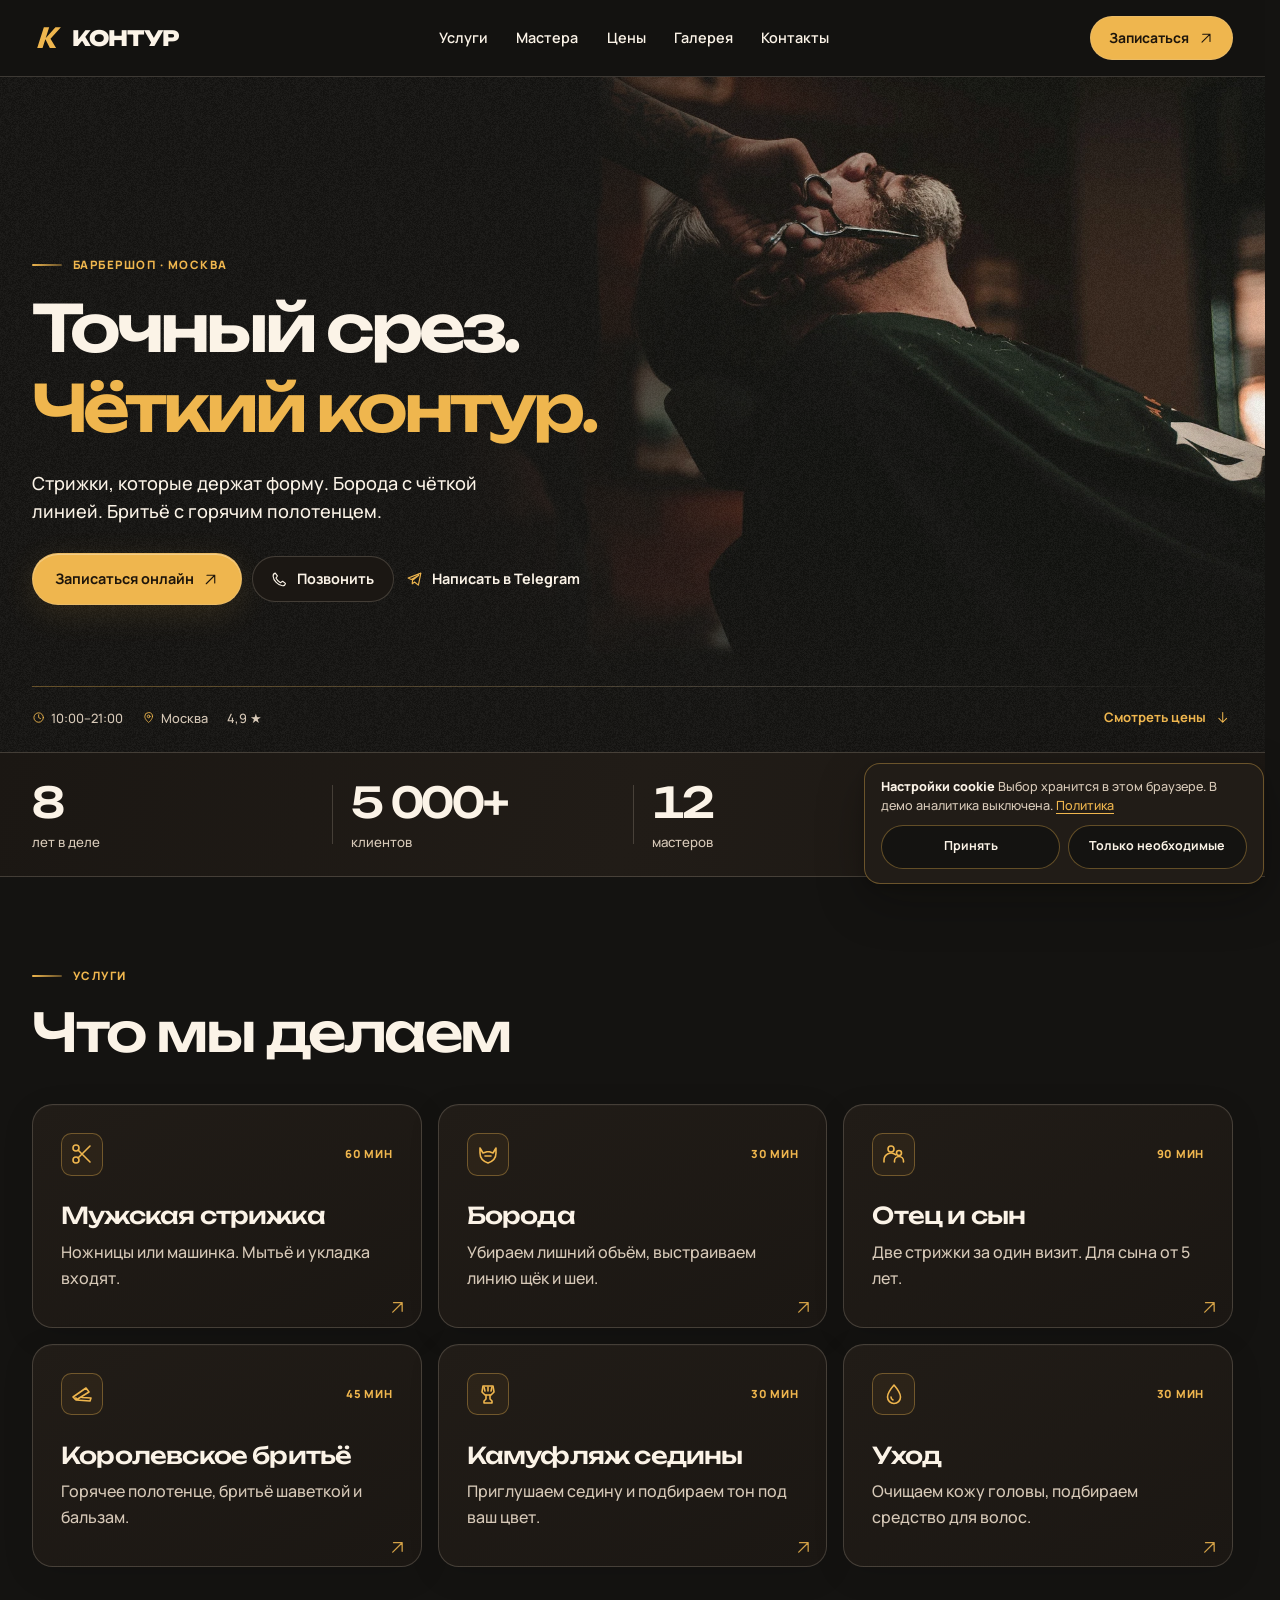
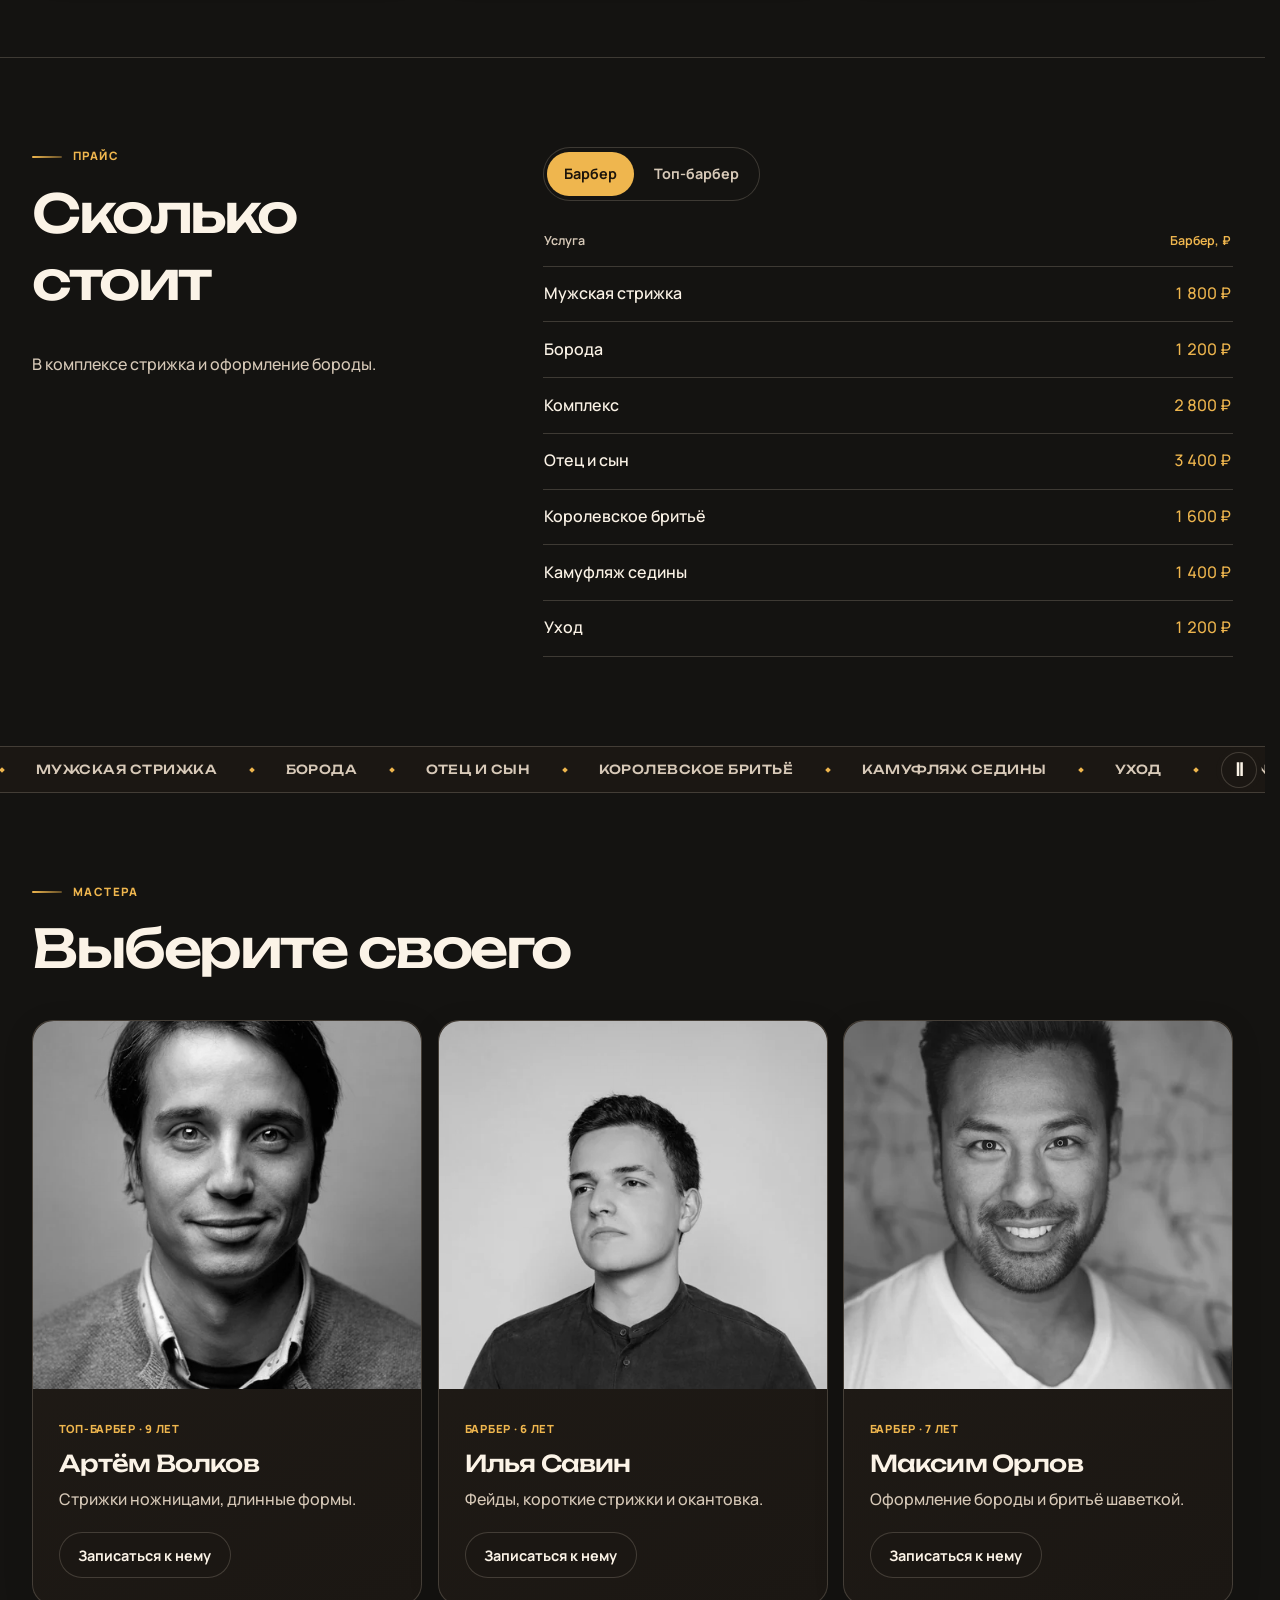
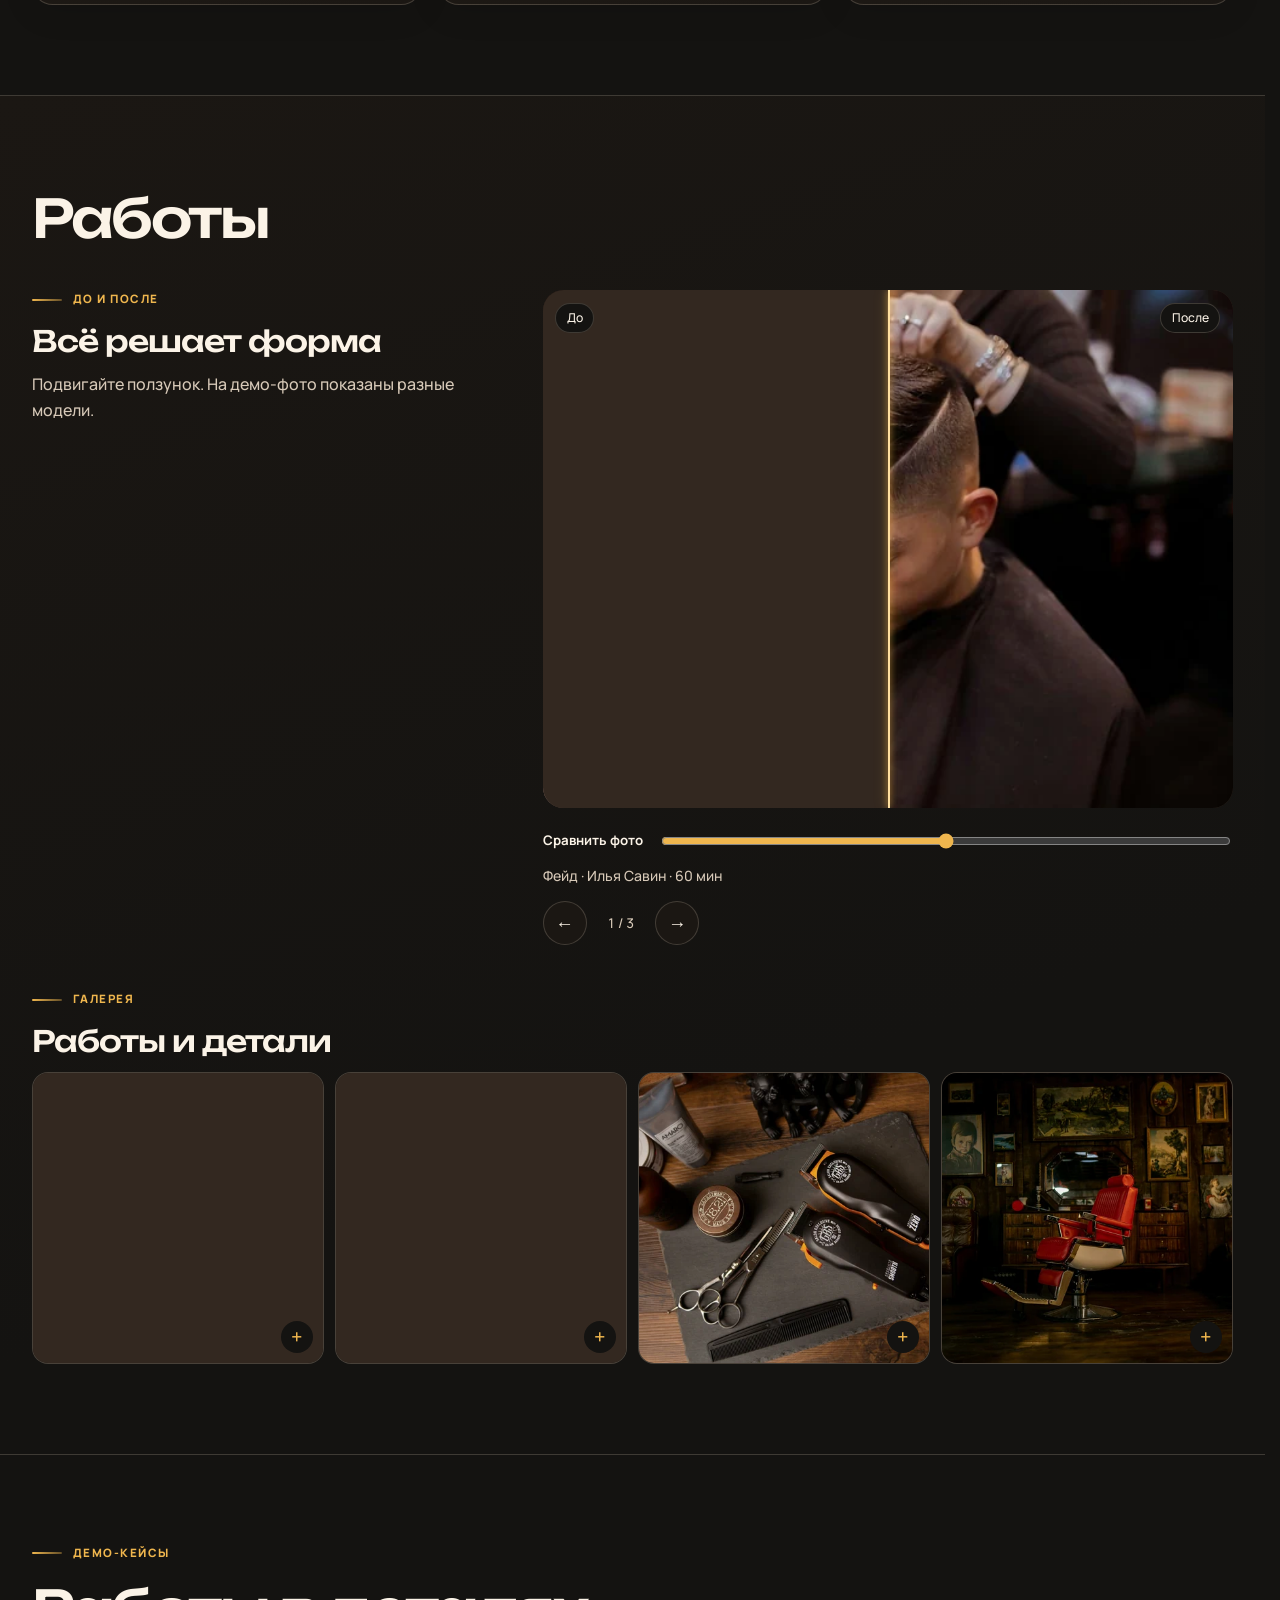
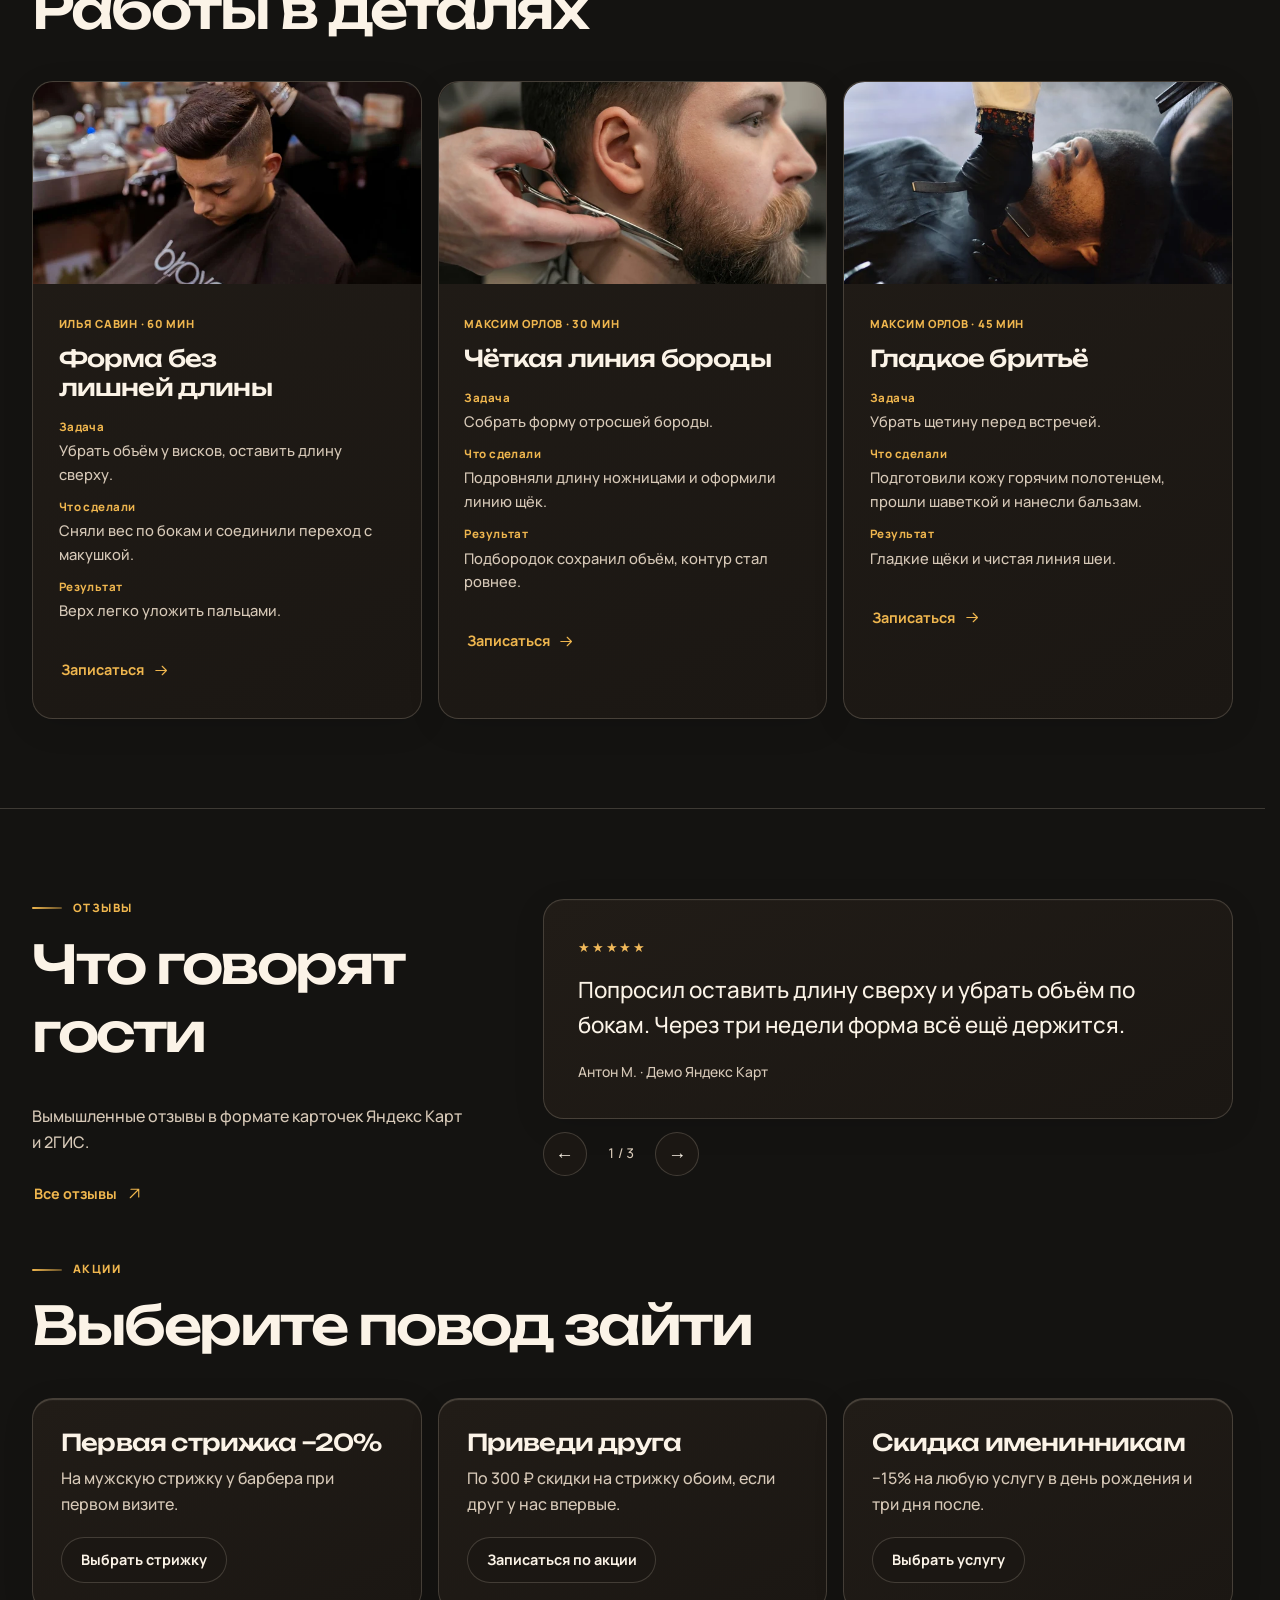
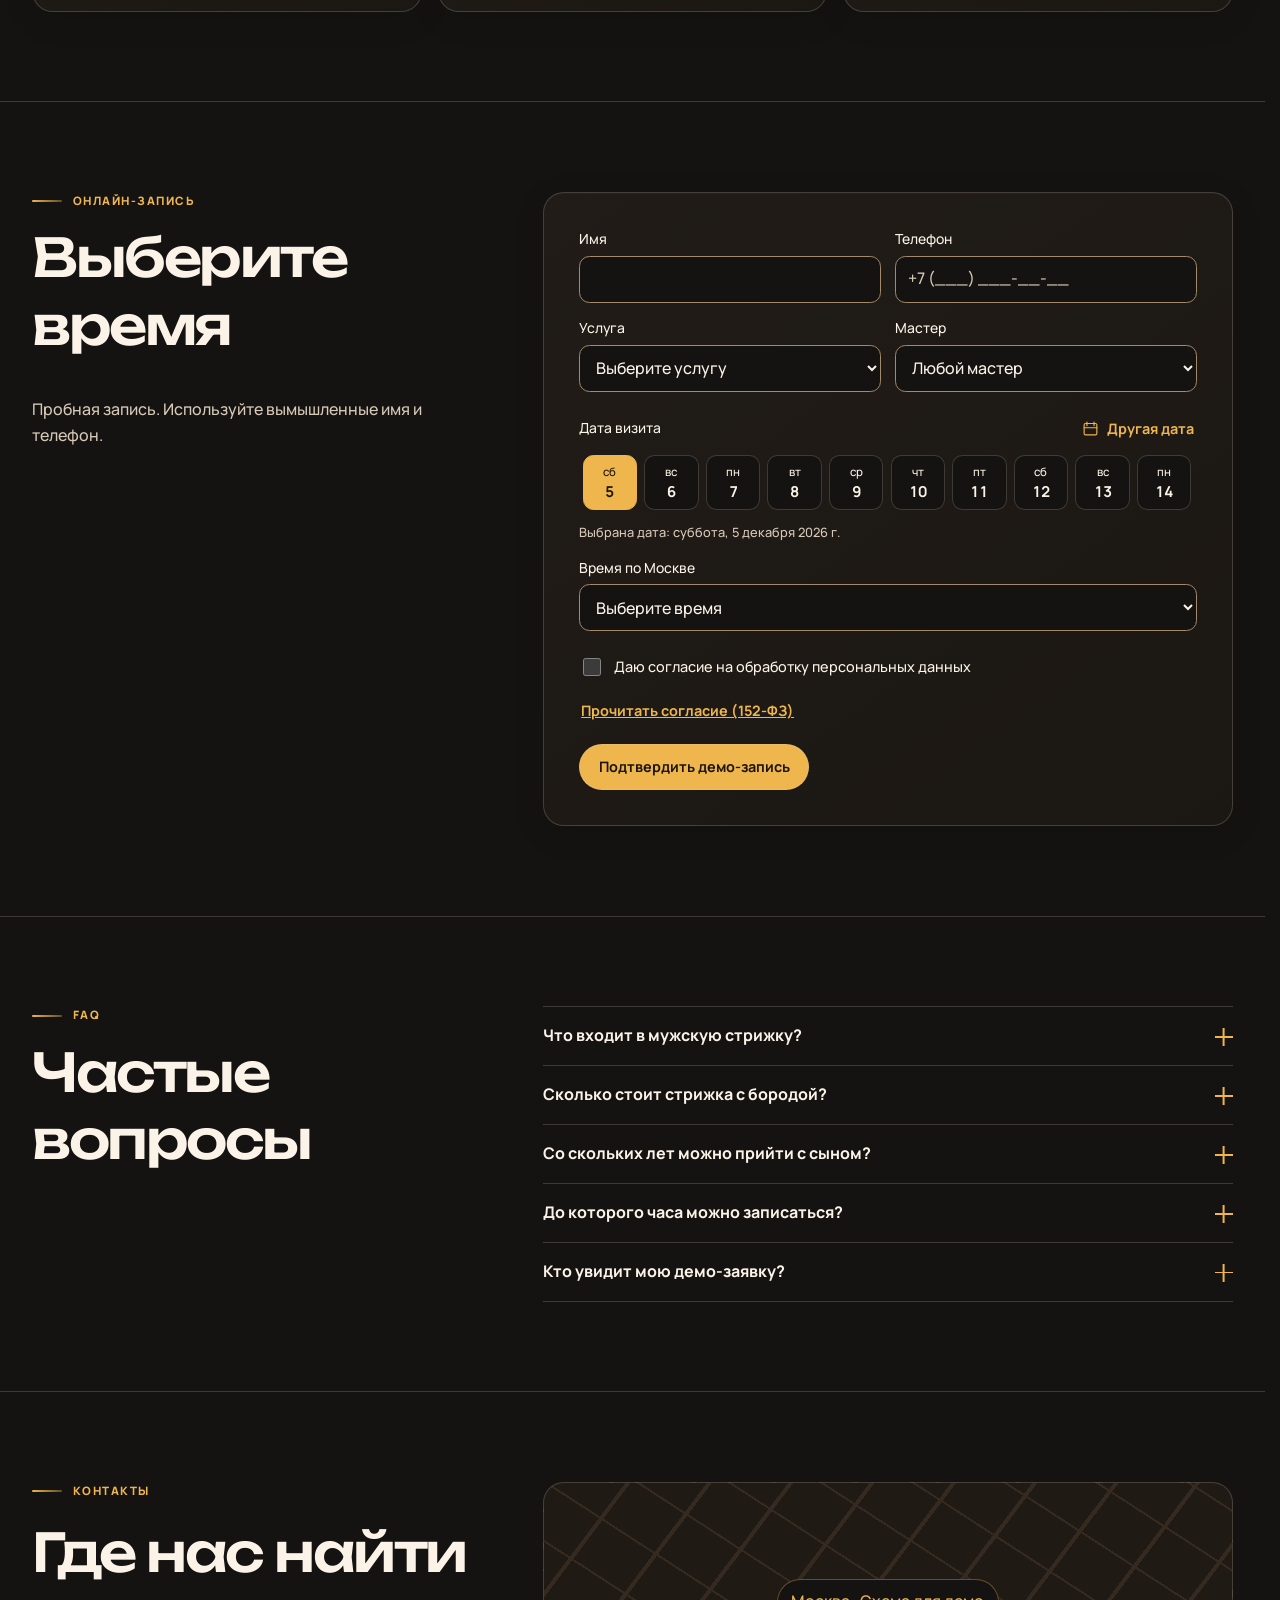
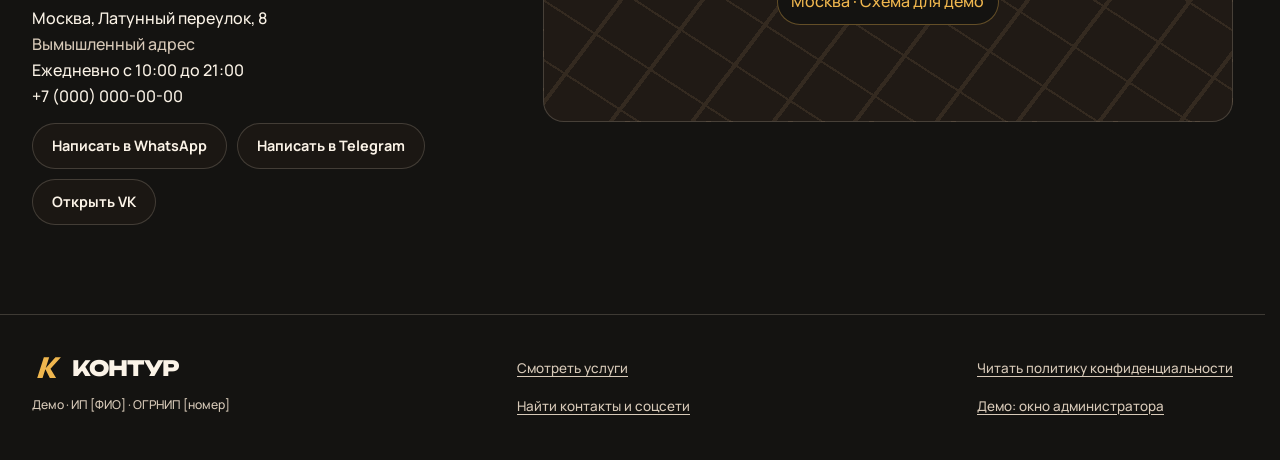
<file: index.html>
<!doctype html>
<html lang="ru">
<head>
<meta charset="utf-8">
<meta name="viewport" content="width=device-width, initial-scale=1, viewport-fit=cover">
<meta name="color-scheme" content="dark">
<meta name="robots" content="noindex">
<title>КОНТУР · Барбершоп в Москве</title>
<meta name="description" content="Стрижки, борода и бритьё в барбершопе «Контур». Посмотрите цены, выберите мастера и попробуйте онлайн-запись.">
<!-- Для публикации укажите публичный домен салона в og:url и og:image. -->
<meta property="og:type" content="website">
<meta property="og:url" content="http://localhost:8000/index.html">
<meta property="og:locale" content="ru_RU">
<meta property="og:site_name" content="КОНТУР">
<meta property="og:title" content="КОНТУР · Барбершоп в Москве">
<meta property="og:description" content="Стрижки, борода и бритьё в барбершопе «Контур». Посмотрите цены, выберите мастера и попробуйте онлайн-запись.">
<meta property="og:image" content="http://localhost:8000/assets/hero-1600.webp">
<meta property="og:image:alt" content="Барбершоп «Контур», демонстрационная фотография">
<link rel="icon" href="assets/favicon.svg" type="image/svg+xml">
<link rel="preload" href="assets/fonts/unbounded-cyrillic-wght-normal.woff2" as="font" type="font/woff2" crossorigin>
<link rel="preload" href="assets/fonts/manrope-cyrillic-wght-normal.woff2" as="font" type="font/woff2" crossorigin>
<link rel="stylesheet" href="styles.css">
<script defer src="app.js"></script>
<script defer src="booking.js"></script>
<script type="application/ld+json">
{"@context":"https://schema.org","@type":"HairSalon","additionalType":"https://schema.org/LocalBusiness","name":"КОНТУР","description":"Демонстрационный барбершоп","priceRange":"1200–4400 ₽","address":{"@type":"PostalAddress","streetAddress":"Латунный переулок, 8","addressLocality":"Москва","addressCountry":"RU"},"openingHours":"Mo-Su 10:00-21:00","image":"https://images.unsplash.com/photo-1503951914875-452162b0f3f1?w=1200"}
</script>
</head>
<body id="top" data-page="home">
<a class="skip" href="#main">Перейти к содержанию</a>
<header class="header"><div class="wrap bar">
  <a class="wordmark" href="#top" aria-label="Контур, начало страницы"><svg class="ui" aria-hidden="true" focusable="false"><use href="assets/icons.svg#mark"/></svg><span>КОНТУР</span></a>
  <nav class="nav" id="menu" aria-label="Основное меню" hidden><a href="#services">Услуги</a><a href="#team">Мастера</a><a href="#prices">Цены</a><a href="#gallery">Галерея</a><a href="#contacts">Контакты</a></nav>
  <div class="header-actions"><a class="btn header-book" href="#booking">Записаться <svg class="ui" aria-hidden="true" focusable="false"><use href="assets/icons.svg#up-right"/></svg></a>
    <button class="icon menu-toggle" id="menu-toggle" type="button" aria-controls="menu" aria-expanded="false" aria-label="Открыть меню"><span aria-hidden="true"></span></button>
  </div>
</div></header>
<main id="main" tabindex="-1">
  <section class="hero" aria-labelledby="hero-title">
  <div class="hero-picture" aria-hidden="true"><img class="" data-photo="hero" src="assets/hero-960.webp" srcset="assets/hero-960.webp 960w, assets/hero-1600.webp 1600w, assets/hero-2160.webp 2160w, assets/hero-2880.webp 2880w" sizes="(min-width: 864px) max(66vw, clamp(840px, 112.5svh, 1272px)), max(100vw, 1080px)" width="960" height="640" alt="" fetchpriority="high"></div>
  <div class="hero-shade" aria-hidden="true"></div>
  <div class="wrap hero-content">
    <p class="kicker">Барбершоп · Москва</p>
    <h1 id="hero-title">Точный срез.<br><em>Чёткий контур.</em></h1>
    <p class="hero-copy">Стрижки, которые держат форму. Борода с чёткой линией. Бритьё с горячим полотенцем.</p>
    <div class="actions hero-actions"><a class="btn primary" href="#booking">Записаться онлайн <svg class="ui" aria-hidden="true" focusable="false"><use href="assets/icons.svg#up-right"></use></svg></a>
      <a class="btn alt" href="tel:+70000000000"><svg class="ui" aria-hidden="true" focusable="false"><use href="assets/icons.svg#phone"></use></svg> Позвонить</a><button class="action-text" type="button" data-channel="Telegram"><svg class="ui" aria-hidden="true" focusable="false"><use href="assets/icons.svg#telegram"></use></svg> Написать в Telegram</button></div>
  </div>
  <div class="wrap hero-foot"><div class="trust"><span><svg class="ui" aria-hidden="true" focusable="false"><use href="assets/icons.svg#clock"></use></svg>10:00–21:00</span><span><svg class="ui" aria-hidden="true" focusable="false"><use href="assets/icons.svg#pin"></use></svg>Москва</span><span aria-label="Оценка 4,9 из 5">4,9 ★</span></div>
    <a href="#prices" class="prices-link">Смотреть цены <svg class="ui" aria-hidden="true" focusable="false"><use href="assets/icons.svg#down"></use></svg></a></div>
</section><section class="band" aria-label="Контур в цифрах, демонстрационные данные">
    <ul class="wrap stats">
      <li><strong data-count="8">8</strong>лет в деле</li>
      <li><strong data-count="5000" data-suffix="+">5 000+</strong>клиентов</li>
      <li><strong data-count="12">12</strong>мастеров</li>
      <li><strong data-count="4.9" data-suffix=" ★">4,9 ★</strong>средняя оценка</li>
    </ul>
  </section>

  <section class="section" id="services">
    <div class="wrap" data-reveal>
      <p class="kicker">Услуги</p><h2>Что мы делаем</h2>
      <div class="grid">
        <article class="card service-card surface">
 <div class="card-meta"><span class="service-icon"><svg class="ui" aria-hidden="true" focusable="false"><use href="assets/icons.svg#scissors"></use></svg></span><span class="duration">60 мин</span></div>
 <h3><button class="sheet-trigger" type="button" data-book-service="Мужская стрижка" aria-haspopup="dialog" aria-label="Открыть услугу «Мужская стрижка»">Мужская стрижка</button></h3>
 <p>Ножницы или машинка. Мытьё и укладка входят.</p><span class="paper-tip" aria-hidden="true"><svg class="ui" aria-hidden="true" focusable="false"><use href="assets/icons.svg#up-right"></use></svg></span>
</article><article class="card service-card surface">
 <div class="card-meta"><span class="service-icon"><svg class="ui" aria-hidden="true" focusable="false"><use href="assets/icons.svg#beard"></use></svg></span><span class="duration">30 мин</span></div>
 <h3><button class="sheet-trigger" type="button" data-book-service="Борода" aria-haspopup="dialog" aria-label="Открыть услугу «Борода»">Борода</button></h3>
 <p>Убираем лишний объём, выстраиваем линию щёк и шеи.</p><span class="paper-tip" aria-hidden="true"><svg class="ui" aria-hidden="true" focusable="false"><use href="assets/icons.svg#up-right"></use></svg></span>
</article><article class="card service-card surface">
 <div class="card-meta"><span class="service-icon"><svg class="ui" aria-hidden="true" focusable="false"><use href="assets/icons.svg#pair"></use></svg></span><span class="duration">90 мин</span></div>
 <h3><button class="sheet-trigger" type="button" data-book-service="Отец и сын" aria-haspopup="dialog" aria-label="Открыть услугу «Отец и сын»">Отец и сын</button></h3>
 <p>Две стрижки за один визит. Для сына от 5 лет.</p><span class="paper-tip" aria-hidden="true"><svg class="ui" aria-hidden="true" focusable="false"><use href="assets/icons.svg#up-right"></use></svg></span>
</article><article class="card service-card surface">
 <div class="card-meta"><span class="service-icon"><svg class="ui" aria-hidden="true" focusable="false"><use href="assets/icons.svg#razor"></use></svg></span><span class="duration">45 мин</span></div>
 <h3><button class="sheet-trigger" type="button" data-book-service="Королевское бритьё" aria-haspopup="dialog" aria-label="Открыть услугу «Королевское бритьё»">Королевское бритьё</button></h3>
 <p>Горячее полотенце, бритьё шаветкой и бальзам.</p><span class="paper-tip" aria-hidden="true"><svg class="ui" aria-hidden="true" focusable="false"><use href="assets/icons.svg#up-right"></use></svg></span>
</article><article class="card service-card surface">
 <div class="card-meta"><span class="service-icon"><svg class="ui" aria-hidden="true" focusable="false"><use href="assets/icons.svg#brush"></use></svg></span><span class="duration">30 мин</span></div>
 <h3><button class="sheet-trigger" type="button" data-book-service="Камуфляж седины" aria-haspopup="dialog" aria-label="Открыть услугу «Камуфляж седины»">Камуфляж седины</button></h3>
 <p>Приглушаем седину и подбираем тон под ваш цвет.</p><span class="paper-tip" aria-hidden="true"><svg class="ui" aria-hidden="true" focusable="false"><use href="assets/icons.svg#up-right"></use></svg></span>
</article><article class="card service-card surface">
 <div class="card-meta"><span class="service-icon"><svg class="ui" aria-hidden="true" focusable="false"><use href="assets/icons.svg#drop"></use></svg></span><span class="duration">30 мин</span></div>
 <h3><button class="sheet-trigger" type="button" data-book-service="Уход" aria-haspopup="dialog" aria-label="Открыть услугу «Уход»">Уход</button></h3>
 <p>Очищаем кожу головы, подбираем средство для волос.</p><span class="paper-tip" aria-hidden="true"><svg class="ui" aria-hidden="true" focusable="false"><use href="assets/icons.svg#up-right"></use></svg></span>
</article></div>
    </div>
  </section>

  <section class="section" id="prices">
    <div class="wrap split" data-reveal>
      <div><p class="kicker">Прайс</p><h2>Сколько стоит</h2><p class="muted">В комплексе стрижка и оформление бороды.</p></div>
      <div>
        <div class="seg" id="price-switch" role="group" aria-label="Уровень мастера">
          <button type="button" data-tier="barber" aria-pressed="true">Барбер</button>
          <button type="button" data-tier="top" aria-pressed="false">Топ-барбер</button>
        </div>
        <table class="price">
          <thead><tr><th scope="col">Услуга</th><th scope="col" id="price-tier" aria-live="polite">Барбер, ₽</th></tr></thead>
          <tbody>
            <tr><th scope="row">Мужская стрижка</th><td data-barber="1800" data-top="2400">1 800 ₽</td></tr>
            <tr><th scope="row">Борода</th><td data-barber="1200" data-top="1600">1 200 ₽</td></tr>
            <tr><th scope="row">Комплекс</th><td data-barber="2800" data-top="3600">2 800 ₽</td></tr>
            <tr><th scope="row">Отец и сын</th><td data-barber="3400" data-top="4400">3 400 ₽</td></tr>
            <tr><th scope="row">Королевское бритьё</th><td data-barber="1600" data-top="2100">1 600 ₽</td></tr>
            <tr><th scope="row">Камуфляж седины</th><td data-barber="1400" data-top="1800">1 400 ₽</td></tr>
            <tr><th scope="row">Уход</th><td data-barber="1200" data-top="1500">1 200 ₽</td></tr>
          </tbody>
        </table>
      </div>
    </div>
  </section>

  <div class="marquee" aria-label="Услуги барбершопа"><div class="marquee-track"><ul><li>Мужская стрижка</li><li>Борода</li><li>Отец и сын</li><li>Королевское бритьё</li><li>Камуфляж седины</li><li>Уход</li></ul><ul aria-hidden="true"><li>Мужская стрижка</li><li>Борода</li><li>Отец и сын</li><li>Королевское бритьё</li><li>Камуфляж седины</li><li>Уход</li></ul></div><button class="icon marquee-toggle" type="button" aria-label="Приостановить бегущую строку" title="Приостановить бегущую строку" aria-pressed="false"><span aria-hidden="true">Ⅱ</span></button></div><section class="section" id="team">
    <div class="wrap" data-reveal>
      <p class="kicker">Мастера</p><h2>Выберите своего</h2>
      <div class="grid" id="team-cards">
        <article class="card person surface">
          <div class="portrait"><img class="" data-photo="artem" src="assets/artem-480.webp" srcset="assets/artem-480.webp 480w, assets/artem-960.webp 960w, assets/artem-1200.webp 1200w" sizes="(min-width: 864px) 400px, (min-width: 600px) 47vw, calc(100vw - 32px)" width="480" height="720" alt="Мужчина с тёмными волосами, демо-портрет" loading="lazy" decoding="async"></div><div class="copy"><span class="duration">Топ-барбер · 9 лет</span><h3>Артём Волков</h3><p>Стрижки ножницами, длинные формы.</p><a class="btn alt" href="#booking" data-master="Артём Волков" aria-label="Записаться к Артёму Волкову">Записаться к нему</a></div>
        </article>
        <article class="card person surface">
          <div class="portrait"><img class="" data-photo="ilya" src="assets/ilya-480.webp" srcset="assets/ilya-480.webp 480w, assets/ilya-960.webp 960w, assets/ilya-1200.webp 1200w" sizes="(min-width: 864px) 400px, (min-width: 600px) 47vw, calc(100vw - 32px)" width="480" height="480" alt="Мужчина с короткой стрижкой, демо-портрет" loading="lazy" decoding="async"></div><div class="copy"><span class="duration">Барбер · 6 лет</span><h3>Илья Савин</h3><p>Фейды, короткие стрижки и окантовка.</p><a class="btn alt" href="#booking" data-master="Илья Савин" aria-label="Записаться к Илье Савину">Записаться к нему</a></div>
        </article>
        <article class="card person surface">
          <div class="portrait"><img class="" data-photo="maksim" src="assets/maksim-480.webp" srcset="assets/maksim-480.webp 480w, assets/maksim-960.webp 960w, assets/maksim-1200.webp 1200w" sizes="(min-width: 864px) 400px, (min-width: 600px) 47vw, calc(100vw - 32px)" width="480" height="720" alt="Мужчина на светлом фоне, демо-портрет" loading="lazy" decoding="async"></div><div class="copy"><span class="duration">Барбер · 7 лет</span><h3>Максим Орлов</h3><p>Оформление бороды и бритьё шаветкой.</p><a class="btn alt" href="#booking" data-master="Максим Орлов" aria-label="Записаться к Максиму Орлову">Записаться к нему</a></div>
        </article>
      </div>
    </div>
  </section>

  <section class="section" id="gallery">
    <div class="wrap">
      <h2>Работы</h2>
      <div class="section-part split" id="compare-examples" role="group" aria-label="Примеры до и после" data-reveal>
        <div><p class="kicker">До и после</p><h3 class="part-title">Всё решает форма</h3><p class="muted">Подвигайте ползунок. На демо-фото показаны разные модели.</p></div>
        <div>
          <figure>
            <div class="compare" id="comparison">
              <img class="" data-photo="fade" src="assets/fade-640.webp" srcset="assets/fade-640.webp 640w, assets/fade-1440.webp 1440w, assets/fade-1920.webp 1920w" sizes="(min-width: 864px) 940px, (min-width: 600px) calc(134vw - 85px), calc(134vw - 42px)" width="640" height="427" alt="После: чёткий переход длины на висках" loading="lazy" decoding="async"><img class="before" data-photo="edging" src="assets/edging-640.webp" srcset="assets/edging-640.webp 640w, assets/edging-1440.webp 1440w, assets/edging-1920.webp 1920w" sizes="(min-width: 864px) 940px, (min-width: 600px) calc(134vw - 85px), calc(134vw - 42px)" width="640" height="959" alt="До: барбер работает над формой стрижки" loading="lazy" decoding="async"><span class="mark left" aria-hidden="true">До</span><span class="mark right" aria-hidden="true">После</span><span class="divider" aria-hidden="true"></span>
            </div>
            <figcaption>
              <div class="compare-control"><label for="compare-range">Сравнить фото</label><input id="compare-range" type="range" min="0" max="100" value="50" aria-controls="comparison" aria-valuetext="До: 50%, после: 50%"></div>
              <p id="compare-example">Фейд · Илья Савин · 60 мин</p>
            </figcaption>
          </figure>
          <div class="pager">
            <button class="icon" id="compare-prev" type="button" aria-label="Показать предыдущий пример">←</button>
            <span id="compare-position" aria-live="polite" aria-atomic="true">1 / 3</span>
            <button class="icon" id="compare-next" type="button" aria-label="Показать следующий пример">→</button>
          </div>
        </div>
      </div>
      <div class="section-part" data-reveal>
        <p class="kicker">Галерея</p><h3 class="part-title">Работы и детали</h3>
      <div class="gallery" id="photos">
        <button type="button" aria-label="Увеличить фото стрижки"><img class="" data-photo="fade" src="assets/fade-640.webp" srcset="assets/fade-640.webp 640w, assets/fade-1440.webp 1440w, assets/fade-1920.webp 1920w" sizes="(min-width: 864px) 455px, (min-width: 600px) 36vw, 72vw" width="640" height="427" alt="Фейд с объёмом на макушке" loading="lazy" decoding="async"></button>
        <button type="button" aria-label="Увеличить фото окантовки"><img class="" data-photo="edging" src="assets/edging-640.webp" srcset="assets/edging-640.webp 640w, assets/edging-1440.webp 1440w, assets/edging-1920.webp 1920w" sizes="(min-width: 864px) 455px, (min-width: 600px) 36vw, 72vw" width="640" height="959" alt="Барбер оформляет линию виска" loading="lazy" decoding="async"></button>
        <button type="button" aria-label="Увеличить фото инструментов"><img class="" data-photo="tools" src="assets/tools-640.webp" srcset="assets/tools-640.webp 640w, assets/tools-1440.webp 1440w, assets/tools-1920.webp 1920w" sizes="(min-width: 864px) 455px, (min-width: 600px) 36vw, 72vw" width="640" height="427" alt="Ножницы и машинки на рабочем столе" loading="lazy" decoding="async"></button>
        <button type="button" aria-label="Увеличить фото интерьера"><img class="" data-photo="studio" src="assets/studio-640.webp" srcset="assets/studio-640.webp 640w, assets/studio-1440.webp 1440w, assets/studio-1920.webp 1920w" sizes="(min-width: 864px) 455px, (min-width: 600px) 36vw, 72vw" width="640" height="443" alt="Барберское кресло в тёмном интерьере" loading="lazy" decoding="async"></button>
      </div>
      </div>
    </div>
  </section>

  <section class="section" id="cases"><div class="wrap" data-reveal><p class="kicker">Демо-кейсы</p><h2>Работы в деталях</h2><div class="grid"><article class="card case surface" data-case-service="Мужская стрижка" data-case-master="Илья Савин">
    <div class="case-photo"><img class="" data-photo="fade" src="assets/fade-640.webp" srcset="assets/fade-640.webp 640w, assets/fade-1440.webp 1440w, assets/fade-1920.webp 1920w" sizes="(min-width:864px) 400px, (min-width:600px) 47vw, calc(100vw - 32px)" width="640" height="427" alt="Демо-фото к кейсу «Форма без лишней длины»" loading="lazy" decoding="async"></div>
    <div class="case-copy"><span class="duration">Илья Савин · 60 мин</span><h3><button class="sheet-trigger" aria-haspopup="dialog" aria-label="Открыть кейс «Форма без лишней длины»" type="button">Форма без лишней длины</button></h3>
    <dl class="case-story"><dt>Задача</dt><dd>Убрать объём у висков, оставить длину сверху.</dd><dt>Что сделали</dt><dd>Сняли вес по бокам и соединили переход с макушкой.</dd><dt>Результат</dt><dd>Верх легко уложить пальцами.</dd></dl>
    <a class="action-text case-book" href="#booking" data-choose-service="Мужская стрижка" data-choose-master="Илья Савин">Записаться <svg class="ui" aria-hidden="true" focusable="false"><use href="assets/icons.svg#arrow"></use></svg></a></div></article>
<article class="card case surface" data-case-service="Борода" data-case-master="Максим Орлов">
    <div class="case-photo"><img class="" data-photo="beard-work" src="assets/beard-work-640.webp" srcset="assets/beard-work-640.webp 640w, assets/beard-work-1440.webp 1440w, assets/beard-work-2160.webp 2160w" sizes="(min-width:864px) 400px, (min-width:600px) 47vw, calc(100vw - 32px)" width="640" height="960" alt="Демо-фото к кейсу «Чёткая линия бороды»" loading="lazy" decoding="async"></div>
    <div class="case-copy"><span class="duration">Максим Орлов · 30 мин</span><h3><button class="sheet-trigger" aria-haspopup="dialog" aria-label="Открыть кейс «Чёткая линия бороды»" type="button">Чёткая линия бороды</button></h3>
    <dl class="case-story"><dt>Задача</dt><dd>Собрать форму отросшей бороды.</dd><dt>Что сделали</dt><dd>Подровняли длину ножницами и оформили линию щёк.</dd><dt>Результат</dt><dd>Подбородок сохранил объём, контур стал ровнее.</dd></dl>
    <a class="action-text case-book" href="#booking" data-choose-service="Борода" data-choose-master="Максим Орлов">Записаться <svg class="ui" aria-hidden="true" focusable="false"><use href="assets/icons.svg#arrow"></use></svg></a></div></article>
<article class="card case surface" data-case-service="Королевское бритьё" data-case-master="Максим Орлов">
    <div class="case-photo"><img class="" data-photo="shave-after" src="assets/shave-after-640.webp" srcset="assets/shave-after-640.webp 640w, assets/shave-after-1440.webp 1440w, assets/shave-after-2160.webp 2160w" sizes="(min-width:864px) 400px, (min-width:600px) 47vw, calc(100vw - 32px)" width="640" height="425" alt="Демо-фото к кейсу «Гладкое бритьё»" loading="lazy" decoding="async"></div>
    <div class="case-copy"><span class="duration">Максим Орлов · 45 мин</span><h3><button class="sheet-trigger" aria-haspopup="dialog" aria-label="Открыть кейс «Гладкое бритьё»" type="button">Гладкое бритьё</button></h3>
    <dl class="case-story"><dt>Задача</dt><dd>Убрать щетину перед встречей.</dd><dt>Что сделали</dt><dd>Подготовили кожу горячим полотенцем, прошли шаветкой и нанесли бальзам.</dd><dt>Результат</dt><dd>Гладкие щёки и чистая линия шеи.</dd></dl>
    <a class="action-text case-book" href="#booking" data-choose-service="Королевское бритьё" data-choose-master="Максим Орлов">Записаться <svg class="ui" aria-hidden="true" focusable="false"><use href="assets/icons.svg#arrow"></use></svg></a></div></article></div></div></section><section class="section">
    <div class="wrap">
      <div class="section-part split" data-reveal>
      <div><p class="kicker">Отзывы</p><h2>Что говорят гости</h2><p class="muted">Вымышленные отзывы в формате карточек Яндекс Карт и 2ГИС.</p><a class="action-text reviews-link" href="reviews.html">Все отзывы <svg class="ui" aria-hidden="true" focusable="false"><use href="assets/icons.svg#up-right"></use></svg></a></div>
      <div id="reviews" aria-label="Слайдер отзывов">
        <figure class="review"><span class="stars" aria-label="5 из 5">★★★★★</span><blockquote>Попросил оставить длину сверху и убрать объём по бокам. Через три недели форма всё ещё держится.</blockquote><figcaption>Антон М. · Демо Яндекс Карт</figcaption></figure>
        <figure class="review" hidden><span class="stars" aria-label="5 из 5">★★★★★</span><blockquote>Максим показал в зеркале, где пройдёт линия бороды. Подровнял ровно так, как договорились.</blockquote><figcaption>Роман С. · Демо 2ГИС</figcaption></figure>
        <figure class="review" hidden><span class="stars" aria-label="5 из 5">★★★★★</span><blockquote>Пришли с сыном в субботу. Сели в кресла почти одновременно, за полтора часа оба были готовы.</blockquote><figcaption>Денис П. · Демо Яндекс Карт</figcaption></figure>
        <div class="pager"><button class="icon" id="prev" type="button" aria-label="Показать предыдущий отзыв">←</button><span id="review-position" aria-live="polite" aria-atomic="true">1 / 3</span><button class="icon" id="next" type="button" aria-label="Показать следующий отзыв">→</button></div>
      </div>
      </div>
      <div class="section-part" id="offers" data-reveal>
      <p class="kicker">Акции</p><h2>Выберите повод зайти</h2>
      <div class="grid">
        <article class="card offer surface"><h3>Первая стрижка −20%</h3><p>На мужскую стрижку у барбера при первом визите.</p><a class="btn alt" href="#booking" data-offer="Первая стрижка −20%" data-service="Мужская стрижка">Выбрать стрижку</a></article>
        <article class="card offer surface"><h3>Приведи друга</h3><p>По 300 ₽ скидки на стрижку обоим, если друг у нас впервые.</p><a class="btn alt" href="#booking" data-offer="Приведи друга" data-service="Мужская стрижка">Записаться по акции</a></article>
        <article class="card offer surface"><h3>Скидка именинникам</h3><p>−15% на любую услугу в день рождения и три дня после.</p><a class="btn alt" href="#booking" data-offer="Скидка именинникам">Выбрать услугу</a></article>
      </div>
      </div>
    </div>
  </section>

  <section class="section" id="booking" tabindex="-1">
    <div class="wrap split" data-reveal>
      <div><p class="kicker">Онлайн-запись</p><h2>Выберите время</h2><p class="muted" id="demo-note">Пробная запись. Используйте вымышленные имя и телефон.</p></div>
      <form class="form" id="booking-form" aria-describedby="demo-note">
        <fieldset id="booking-fields" disabled style="padding:0;margin:0;border:0;min-inline-size:0">
          <div class="fields">
            <label class="field">Имя<input name="name" autocomplete="off" maxlength="70" required></label>
            <label class="field">Телефон<input name="phone" type="tel" inputmode="tel" autocomplete="off" placeholder="+7 (___) ___-__-__" required></label>
            <label class="field">Услуга<select name="service" required><option value="">Выберите услугу</option></select></label>
            <label class="field">Мастер<select name="master"><option value="Любой мастер">Любой мастер</option></select></label>
            <div class="date-field">
  <div class="date-heading"><span id="date-label">Дата визита</span><button type="button" class="action-text" id="date-open" aria-haspopup="dialog"><svg class="ui" aria-hidden="true" focusable="false"><use href="assets/icons.svg#cal"></use></svg>Другая дата</button></div>
  <input type="hidden" name="date"><div class="date-strip" id="date-strip" role="group" aria-labelledby="date-label"></div>
  <p id="date-summary" class="muted"></p>
</div><label class="field time-field">Время по Москве<select name="time" required aria-describedby="slot-note"><option value="">Выберите время</option></select></label>
          <p class="slot-note" id="slot-note" role="status"></p></div>
          <label class="check"><input name="consent" type="checkbox" required>Даю согласие на обработку персональных данных</label>
          <button class="text-link" type="button" data-dialog="consent">Прочитать согласие (152-ФЗ)</button>
          <p id="selected-offer" class="status" role="status"></p>
          <button class="btn" type="submit">Подтвердить демо-запись</button>
        </fieldset>
        <noscript>Включите JavaScript, чтобы попробовать запись.</noscript>
        <p class="status" id="result" role="status"></p>
      </form>
    </div>
  </section>

  <section class="section" id="faq"><div class="wrap split" data-reveal><div><p class="kicker">FAQ</p><h2>Частые вопросы</h2></div><div class="faq-list"><details><summary>Что входит в мужскую стрижку?<span aria-hidden="true"></span></summary><p>Мытьё и укладка входят в стоимость. Мастер работает ножницами или машинкой.</p></details><details><summary>Сколько стоит стрижка с бородой?<span aria-hidden="true"></span></summary><p>Комплекс у барбера стоит 2 800 ₽, у топ-барбера 3 600 ₽.</p></details><details><summary>Со скольких лет можно прийти с сыном?<span aria-hidden="true"></span></summary><p>Услуга «Отец и сын» рассчитана на сына от 5 лет. Две стрижки занимают 90 минут.</p></details><details><summary>До которого часа можно записаться?<span aria-hidden="true"></span></summary><p>Барбершоп открыт каждый день с 10:00 до 21:00 по Москве. Форма предлагает время с учётом длительности услуги.</p></details><details><summary>Кто увидит мою демо-заявку?<span aria-hidden="true"></span></summary><p>Она появится в демо-админке этого браузера. Для проверки используйте вымышленные имя и телефон.</p></details></div></div></section><section class="section" id="contacts">
    <div class="wrap split" data-reveal>
      <div class="contacts">
        <p class="kicker">Контакты</p><h2>Где нас найти</h2>
        <address>Москва, Латунный переулок, 8<br><span class="muted">Вымышленный адрес</span><br>Ежедневно с 10:00 до 21:00<br>+7 (000) 000-00-00</address>
        <div class="social">
          <button class="btn alt" type="button" data-channel="WhatsApp">Написать в WhatsApp</button>
          <button class="btn alt" type="button" data-channel="Telegram">Написать в Telegram</button>
          <button class="btn alt" type="button" data-channel="VK">Открыть VK</button>
        </div>
      </div>
      <div class="map"><span>Москва · Схема для демо</span></div>
    </div>
  </section>
</main>
<footer class="footer"><div class="wrap footer-grid">
  <div><a class="wordmark" href="#top" aria-label="Контур, начало страницы"><svg class="ui" aria-hidden="true" focusable="false"><use href="assets/icons.svg#mark"/></svg><span>КОНТУР</span></a><small>Демо · ИП [ФИО] · ОГРНИП [номер]</small></div>
  <nav aria-label="Ссылки в подвале"><a href="#services">Смотреть услуги</a><a href="#contacts">Найти контакты и соцсети</a></nav>
  <div><a href="privacy.html">Читать политику конфиденциальности</a><a class="admin-link" href="#admin" aria-haspopup="dialog">Демо: окно администратора</a></div>
</div></footer>
<dialog id="modal" aria-labelledby="modal-title">
  <div class="dialog-top"><h3 id="modal-title"></h3><form method="dialog"><button class="icon" aria-label="Закрыть окно">×</button></form></div>
  <img id="modal-image" alt="" width="1300" height="950" hidden>
  <p id="modal-text" hidden></p>
<a class="action-text" id="modal-policy" href="privacy.html" hidden>Читать политику конфиденциальности</a></dialog>
<dialog id="admin" aria-labelledby="admin-title">
  <div class="dialog-top">
    <h3 id="admin-title">Окно администратора</h3>
    <form method="dialog"><button class="icon" aria-label="Закрыть окно администратора">×</button></form>
  </div>
  <form id="admin-login">
    <p class="muted" id="admin-pin-note">Демо-PIN 1234. Это имитация входа. Используйте только вымышленные данные.</p>
    <label class="field">PIN<input id="admin-pin" type="password" inputmode="numeric" autocomplete="off" maxlength="4" required aria-describedby="admin-pin-note"></label>
    <button class="btn" type="submit">Войти</button>
  </form>
  <p class="status" id="admin-error" role="alert"></p>
  <section id="admin-content" aria-label="Управление заявками" hidden>
    <div class="admin-toolbar">
      <span class="admin-count" id="admin-count">Новых: 0</span>
      <label class="check"><input type="checkbox" id="admin-sound">Звук уведомлений</label>
      <button class="btn alt" id="admin-add" type="button">Добавить тестовую заявку</button>
      <button class="btn alt" id="admin-clear" type="button">Очистить демо-данные</button>
    </div>
    <div class="admin-filters">
      <label class="field">Поиск по имени или телефону<input type="search" id="admin-search" autocomplete="off"></label>
      <label class="field">Статус<select id="admin-status"><option value="">Все статусы</option></select></label>
      <label class="field">Дата визита<input id="admin-date" type="date"></label>
      <label class="field">Мастер<select id="admin-master"><option value="">Все мастера</option></select></label>
    </div>
    <p id="admin-announce" class="status" role="status" aria-live="polite" aria-atomic="true"></p>
    <p id="admin-empty" class="muted" hidden></p>
    <ul class="admin-list" id="admin-list" aria-label="Заявки"></ul>
  </section>
</dialog>
<dialog class="notebook" id="notebook" aria-labelledby="note-title">
  <div class="paper"><div class="note-top"><p class="note-kind" id="note-kind"></p><button type="button" class="icon" data-close aria-label="Закрыть лист">×</button></div>
    <h2 id="note-title"></h2><div class="note-body" id="note-body"></div>
    <dl class="note-info"><div><dt>Длительность</dt><dd id="note-duration"></dd></div><div><dt id="note-tier">Цена</dt><dd id="note-price"></dd></div></dl>
    <a class="btn" id="note-book" href="#booking">Записаться <svg class="ui" aria-hidden="true" focusable="false"><use href="assets/icons.svg#up-right"/></svg></a></div>
</dialog>
<dialog id="calendar" aria-labelledby="calendar-title"><div class="dialog-top"><h3 id="calendar-title">Дата визита</h3><button type="button" class="icon" data-close aria-label="Закрыть календарь">×</button></div>
 <div class="month-nav"><button id="month-prev" type="button" class="icon" aria-label="Предыдущий месяц">←</button><strong id="month-label" aria-live="polite"></strong><button id="month-next" type="button" class="icon" aria-label="Следующий месяц">→</button></div>
 <div class="weekdays" aria-hidden="true"><span>Пн</span><span>Вт</span><span>Ср</span><span>Чт</span><span>Пт</span><span>Сб</span><span>Вс</span></div>
 <div class="month-days" id="month-days" role="group" aria-labelledby="month-label"></div></dialog>
<nav class="mobile-dock" id="mobile-dock" aria-label="Быстрая запись" hidden><a class="btn" href="#booking">Записаться <svg class="ui" aria-hidden="true" focusable="false"><use href="assets/icons.svg#up-right"/></svg></a><a class="icon" aria-label="Позвонить в барбершоп" href="tel:+70000000000"><svg class="ui" aria-hidden="true" focusable="false"><use href="assets/icons.svg#phone"/></svg></a></nav>
<aside class="cookie" id="cookie-panel" aria-label="Настройки cookie" hidden>
  <p><strong>Настройки cookie</strong> Выбор хранится в этом браузере. В демо аналитика выключена. <a href="privacy.html">Политика</a></p>
  <div class="cookie-options"><button type="button" data-cookie="accepted">Принять</button><button type="button" data-cookie="essential">Только необходимые</button></div>
</aside>
</body></html>
</file>
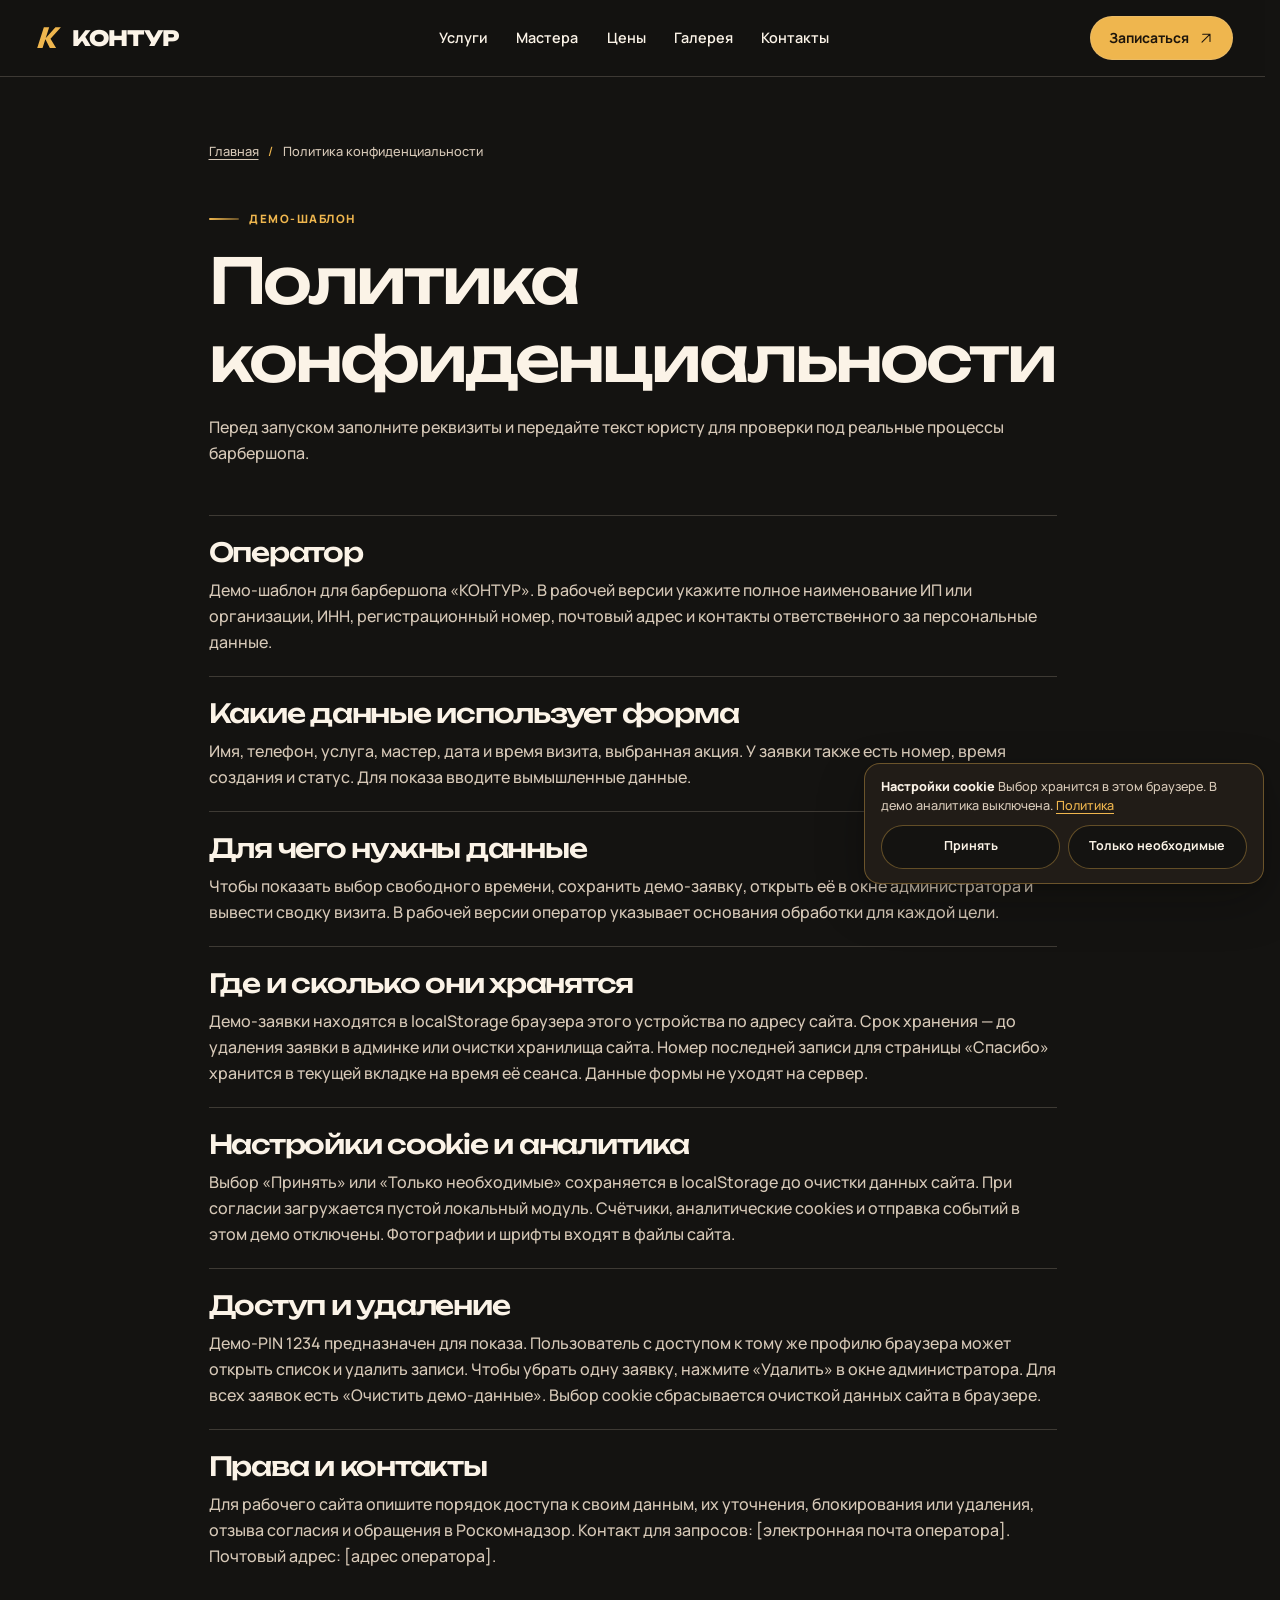
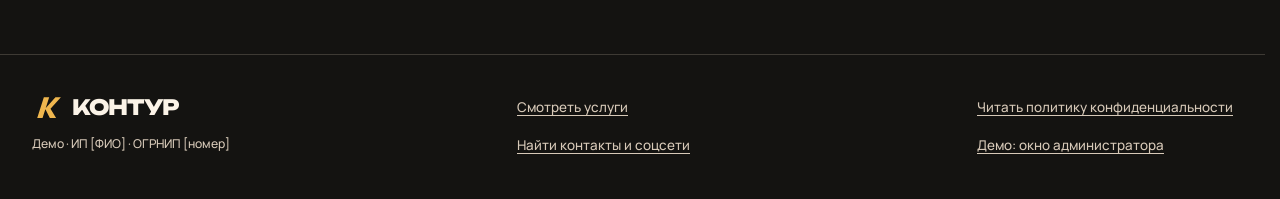
<file: privacy.html>
<!doctype html>
<html lang="ru">
<head>
<meta charset="utf-8">
<meta name="viewport" content="width=device-width, initial-scale=1, viewport-fit=cover">
<meta name="color-scheme" content="dark">
<meta name="robots" content="noindex">
<title>Политика конфиденциальности · КОНТУР</title>
<meta name="description" content="Шаблон политики для демо «Контур». Какие данные есть в записи, где они хранятся и как их удалить.">
<!-- Для публикации укажите публичный домен салона в og:url и og:image. -->
<meta property="og:type" content="website">
<meta property="og:url" content="http://localhost:8000/privacy.html">
<meta property="og:locale" content="ru_RU">
<meta property="og:site_name" content="КОНТУР">
<meta property="og:title" content="Политика конфиденциальности · КОНТУР">
<meta property="og:description" content="Шаблон политики для демо «Контур». Какие данные есть в записи, где они хранятся и как их удалить.">
<meta property="og:image" content="http://localhost:8000/assets/tools-640.webp">
<meta property="og:image:alt" content="Барбершоп «Контур», демонстрационная фотография">
<link rel="icon" href="assets/favicon.svg" type="image/svg+xml">
<link rel="preload" href="assets/fonts/unbounded-cyrillic-wght-normal.woff2" as="font" type="font/woff2" crossorigin>
<link rel="preload" href="assets/fonts/manrope-cyrillic-wght-normal.woff2" as="font" type="font/woff2" crossorigin>
<link rel="stylesheet" href="styles.css">
<script defer src="app.js"></script>


</head>
<body id="top" data-page="privacy">
<a class="skip" href="#main">Перейти к содержанию</a>
<header class="header"><div class="wrap bar">
  <a class="wordmark" href="index.html#top" aria-label="Контур, начало страницы"><svg class="ui" aria-hidden="true" focusable="false"><use href="assets/icons.svg#mark"/></svg><span>КОНТУР</span></a>
  <nav class="nav" id="menu" aria-label="Основное меню" hidden><a href="index.html#services">Услуги</a><a href="index.html#team">Мастера</a><a href="index.html#prices">Цены</a><a href="index.html#gallery">Галерея</a><a href="index.html#contacts">Контакты</a></nav>
  <div class="header-actions"><a class="btn header-book" href="index.html#booking">Записаться <svg class="ui" aria-hidden="true" focusable="false"><use href="assets/icons.svg#up-right"/></svg></a>
    <button class="icon menu-toggle" id="menu-toggle" type="button" aria-controls="menu" aria-expanded="false" aria-label="Открыть меню"><span aria-hidden="true"></span></button>
  </div>
</div></header>
<main id="main" tabindex="-1" class="inner"><div class="wrap legal"><nav class="crumbs" aria-label="Хлебные крошки"><ol><li><a href="index.html">Главная</a></li><li aria-current="page">Политика конфиденциальности</li></ol></nav><div class="inner-head"><p class="kicker">Демо-шаблон</p><h1>Политика конфиденциальности</h1>
 <p class="muted">Перед запуском заполните реквизиты и передайте текст юристу для проверки под реальные процессы барбершопа.</p></div>
 <section><h2>Оператор</h2><p>Демо-шаблон для барбершопа «КОНТУР». В рабочей версии укажите полное наименование ИП или организации, ИНН, регистрационный номер, почтовый адрес и контакты ответственного за персональные данные.</p></section><section><h2>Какие данные использует форма</h2><p>Имя, телефон, услуга, мастер, дата и время визита, выбранная акция. У заявки также есть номер, время создания и статус. Для показа вводите вымышленные данные.</p></section><section><h2>Для чего нужны данные</h2><p>Чтобы показать выбор свободного времени, сохранить демо-заявку, открыть её в окне администратора и вывести сводку визита. В рабочей версии оператор указывает основания обработки для каждой цели.</p></section><section><h2>Где и сколько они хранятся</h2><p>Демо-заявки находятся в localStorage браузера этого устройства по адресу сайта. Срок хранения — до удаления заявки в админке или очистки хранилища сайта. Номер последней записи для страницы «Спасибо» хранится в текущей вкладке на время её сеанса. Данные формы не уходят на сервер.</p></section><section><h2>Настройки cookie и аналитика</h2><p>Выбор «Принять» или «Только необходимые» сохраняется в localStorage до очистки данных сайта. При согласии загружается пустой локальный модуль. Счётчики, аналитические cookies и отправка событий в этом демо отключены. Фотографии и шрифты входят в файлы сайта.</p></section><section><h2>Доступ и удаление</h2><p>Демо-PIN 1234 предназначен для показа. Пользователь с доступом к тому же профилю браузера может открыть список и удалить записи. Чтобы убрать одну заявку, нажмите «Удалить» в окне администратора. Для всех заявок есть «Очистить демо-данные». Выбор cookie сбрасывается очисткой данных сайта в браузере.</p></section><section><h2>Права и контакты</h2><p>Для рабочего сайта опишите порядок доступа к своим данным, их уточнения, блокирования или удаления, отзыва согласия и обращения в Роскомнадзор. Контакт для запросов: [электронная почта оператора]. Почтовый адрес: [адрес оператора].</p></section></div></main>
<footer class="footer"><div class="wrap footer-grid">
  <div><a class="wordmark" href="index.html#top" aria-label="Контур, начало страницы"><svg class="ui" aria-hidden="true" focusable="false"><use href="assets/icons.svg#mark"/></svg><span>КОНТУР</span></a><small>Демо · ИП [ФИО] · ОГРНИП [номер]</small></div>
  <nav aria-label="Ссылки в подвале"><a href="index.html#services">Смотреть услуги</a><a href="index.html#contacts">Найти контакты и соцсети</a></nav>
  <div><a href="privacy.html">Читать политику конфиденциальности</a><a class="admin-link" href="index.html#admin" aria-haspopup="dialog">Демо: окно администратора</a></div>
</div></footer>
<aside class="cookie" id="cookie-panel" aria-label="Настройки cookie" hidden>
  <p><strong>Настройки cookie</strong> Выбор хранится в этом браузере. В демо аналитика выключена. <a href="privacy.html">Политика</a></p>
  <div class="cookie-options"><button type="button" data-cookie="accepted">Принять</button><button type="button" data-cookie="essential">Только необходимые</button></div>
</aside>
</body></html>
</file>
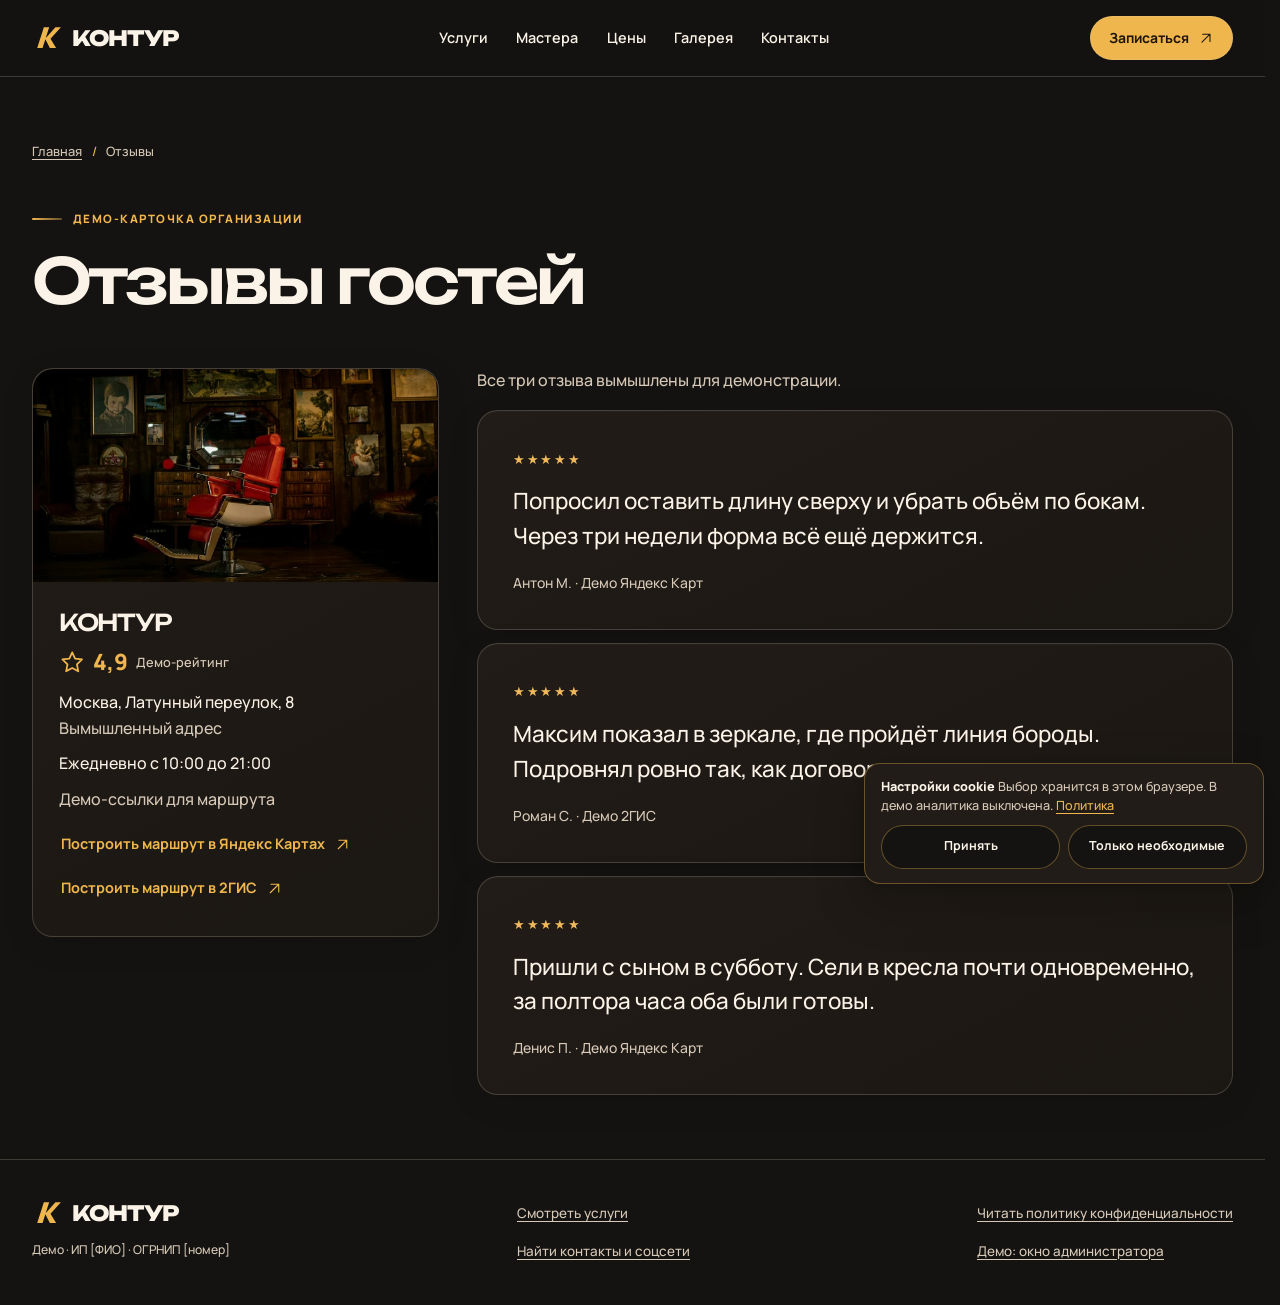
<file: reviews.html>
<!doctype html>
<html lang="ru">
<head>
<meta charset="utf-8">
<meta name="viewport" content="width=device-width, initial-scale=1, viewport-fit=cover">
<meta name="color-scheme" content="dark">
<meta name="robots" content="noindex">
<title>Отзывы гостей · КОНТУР</title>
<meta name="description" content="Демо-карточка московского барбершопа «Контур». Отзывы гостей, часы работы и адрес.">
<!-- Для публикации укажите публичный домен салона в og:url и og:image. -->
<meta property="og:type" content="website">
<meta property="og:url" content="http://localhost:8000/reviews.html">
<meta property="og:locale" content="ru_RU">
<meta property="og:site_name" content="КОНТУР">
<meta property="og:title" content="Отзывы гостей · КОНТУР">
<meta property="og:description" content="Демо-карточка московского барбершопа «Контур». Отзывы гостей, часы работы и адрес.">
<meta property="og:image" content="http://localhost:8000/assets/studio-1440.webp">
<meta property="og:image:alt" content="Барбершоп «Контур», демонстрационная фотография">
<link rel="icon" href="assets/favicon.svg" type="image/svg+xml">
<link rel="preload" href="assets/fonts/unbounded-cyrillic-wght-normal.woff2" as="font" type="font/woff2" crossorigin>
<link rel="preload" href="assets/fonts/manrope-cyrillic-wght-normal.woff2" as="font" type="font/woff2" crossorigin>
<link rel="stylesheet" href="styles.css">
<script defer src="app.js"></script>


</head>
<body id="top" data-page="reviews">
<a class="skip" href="#main">Перейти к содержанию</a>
<header class="header"><div class="wrap bar">
  <a class="wordmark" href="index.html#top" aria-label="Контур, начало страницы"><svg class="ui" aria-hidden="true" focusable="false"><use href="assets/icons.svg#mark"/></svg><span>КОНТУР</span></a>
  <nav class="nav" id="menu" aria-label="Основное меню" hidden><a href="index.html#services">Услуги</a><a href="index.html#team">Мастера</a><a href="index.html#prices">Цены</a><a href="index.html#gallery">Галерея</a><a href="index.html#contacts">Контакты</a></nav>
  <div class="header-actions"><a class="btn header-book" href="index.html#booking">Записаться <svg class="ui" aria-hidden="true" focusable="false"><use href="assets/icons.svg#up-right"/></svg></a>
    <button class="icon menu-toggle" id="menu-toggle" type="button" aria-controls="menu" aria-expanded="false" aria-label="Открыть меню"><span aria-hidden="true"></span></button>
  </div>
</div></header>
<main id="main" tabindex="-1" class="inner"><div class="wrap"><nav class="crumbs" aria-label="Хлебные крошки"><ol><li><a href="index.html">Главная</a></li><li aria-current="page">Отзывы</li></ol></nav><div class="inner-head"><p class="kicker">Демо-карточка организации</p><h1>Отзывы гостей</h1></div>
 <div class="review-layout"><aside class="place"><div class="place-image"><img class="" data-photo="studio" src="assets/studio-640.webp" srcset="assets/studio-640.webp 640w, assets/studio-1440.webp 1440w, assets/studio-1920.webp 1920w" sizes="(min-width:864px) 375px, 92vw" width="640" height="443" alt="Барберское кресло в тёмном зале" loading="lazy" decoding="async"></div>
 <div class="place-body"><h2>КОНТУР</h2><p class="place-score"><svg class="ui" aria-hidden="true" focusable="false"><use href="assets/icons.svg#star"/></svg> 4,9 <small>Демо-рейтинг</small></p>
 <address>Москва, Латунный переулок, 8<br><span class="muted">Вымышленный адрес</span></address><p>Ежедневно с 10:00 до 21:00</p>
 <p class="muted">Демо-ссылки для маршрута</p><div class="place-links"><a href="#route-demo" data-route="Яндекс Карты">Построить маршрут в Яндекс Картах <svg class="ui" aria-hidden="true" focusable="false"><use href="assets/icons.svg#up-right"/></svg></a>
 <a href="#route-demo" data-route="2ГИС">Построить маршрут в 2ГИС <svg class="ui" aria-hidden="true" focusable="false"><use href="assets/icons.svg#up-right"/></svg></a></div><p id="route-demo" role="status"></p></div></aside>
 <section aria-label="Отзывы"><p class="muted reviews-note">Все три отзыва вымышлены для демонстрации.</p><figure class="review"><span class="stars" aria-label="5 из 5">★★★★★</span><blockquote>Попросил оставить длину сверху и убрать объём по бокам. Через три недели форма всё ещё держится.</blockquote><figcaption>Антон М. · Демо Яндекс Карт</figcaption></figure>
<figure class="review"><span class="stars" aria-label="5 из 5">★★★★★</span><blockquote>Максим показал в зеркале, где пройдёт линия бороды. Подровнял ровно так, как договорились.</blockquote><figcaption>Роман С. · Демо 2ГИС</figcaption></figure>
<figure class="review"><span class="stars" aria-label="5 из 5">★★★★★</span><blockquote>Пришли с сыном в субботу. Сели в кресла почти одновременно, за полтора часа оба были готовы.</blockquote><figcaption>Денис П. · Демо Яндекс Карт</figcaption></figure></section></div></div></main>
<footer class="footer"><div class="wrap footer-grid">
  <div><a class="wordmark" href="index.html#top" aria-label="Контур, начало страницы"><svg class="ui" aria-hidden="true" focusable="false"><use href="assets/icons.svg#mark"/></svg><span>КОНТУР</span></a><small>Демо · ИП [ФИО] · ОГРНИП [номер]</small></div>
  <nav aria-label="Ссылки в подвале"><a href="index.html#services">Смотреть услуги</a><a href="index.html#contacts">Найти контакты и соцсети</a></nav>
  <div><a href="privacy.html">Читать политику конфиденциальности</a><a class="admin-link" href="index.html#admin" aria-haspopup="dialog">Демо: окно администратора</a></div>
</div></footer>
<aside class="cookie" id="cookie-panel" aria-label="Настройки cookie" hidden>
  <p><strong>Настройки cookie</strong> Выбор хранится в этом браузере. В демо аналитика выключена. <a href="privacy.html">Политика</a></p>
  <div class="cookie-options"><button type="button" data-cookie="accepted">Принять</button><button type="button" data-cookie="essential">Только необходимые</button></div>
</aside>
</body></html>
</file>
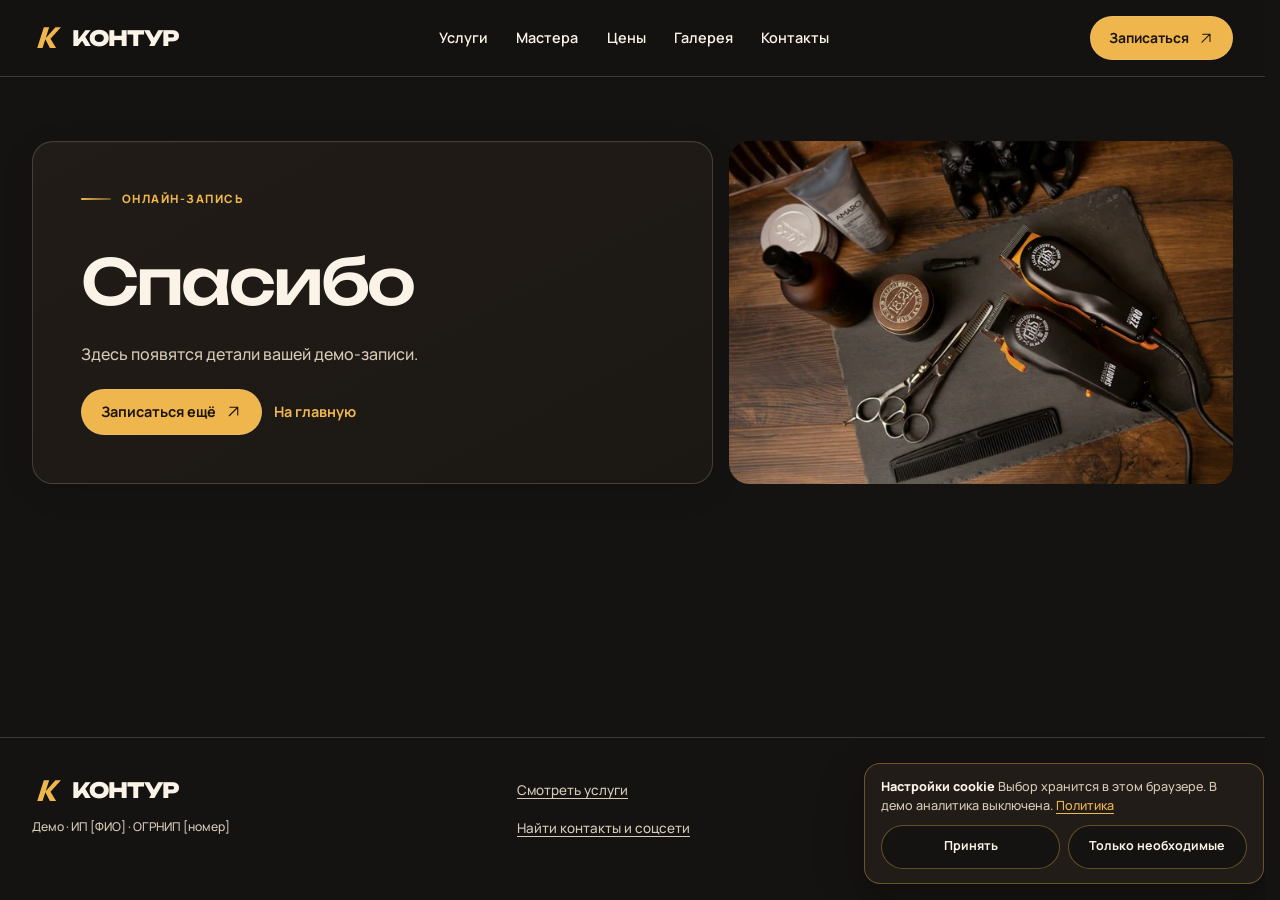
<file: thanks.html>
<!doctype html>
<html lang="ru">
<head>
<meta charset="utf-8">
<meta name="viewport" content="width=device-width, initial-scale=1, viewport-fit=cover">
<meta name="color-scheme" content="dark">
<meta name="robots" content="noindex">
<title>Спасибо за запись · КОНТУР</title>
<meta name="description" content="Сводка демо-записи в «Контуре»: услуга, мастер и время визита по Москве.">
<!-- Для публикации укажите публичный домен салона в og:url и og:image. -->
<meta property="og:type" content="website">
<meta property="og:url" content="http://localhost:8000/thanks.html">
<meta property="og:locale" content="ru_RU">
<meta property="og:site_name" content="КОНТУР">
<meta property="og:title" content="Спасибо за запись · КОНТУР">
<meta property="og:description" content="Сводка демо-записи в «Контуре»: услуга, мастер и время визита по Москве.">
<meta property="og:image" content="http://localhost:8000/assets/tools-1440.webp">
<meta property="og:image:alt" content="Барбершоп «Контур», демонстрационная фотография">
<link rel="icon" href="assets/favicon.svg" type="image/svg+xml">
<link rel="preload" href="assets/fonts/unbounded-cyrillic-wght-normal.woff2" as="font" type="font/woff2" crossorigin>
<link rel="preload" href="assets/fonts/manrope-cyrillic-wght-normal.woff2" as="font" type="font/woff2" crossorigin>
<link rel="stylesheet" href="styles.css">
<script defer src="app.js"></script>


</head>
<body id="top" data-page="thanks">
<a class="skip" href="#main">Перейти к содержанию</a>
<header class="header"><div class="wrap bar">
  <a class="wordmark" href="index.html#top" aria-label="Контур, начало страницы"><svg class="ui" aria-hidden="true" focusable="false"><use href="assets/icons.svg#mark"/></svg><span>КОНТУР</span></a>
  <nav class="nav" id="menu" aria-label="Основное меню" hidden><a href="index.html#services">Услуги</a><a href="index.html#team">Мастера</a><a href="index.html#prices">Цены</a><a href="index.html#gallery">Галерея</a><a href="index.html#contacts">Контакты</a></nav>
  <div class="header-actions"><a class="btn header-book" href="index.html#booking">Записаться <svg class="ui" aria-hidden="true" focusable="false"><use href="assets/icons.svg#up-right"/></svg></a>
    <button class="icon menu-toggle" id="menu-toggle" type="button" aria-controls="menu" aria-expanded="false" aria-label="Открыть меню"><span aria-hidden="true"></span></button>
  </div>
</div></header>
<main id="main" tabindex="-1" class="inner"><div class="wrap result-layout"><div class="result-card"><p class="kicker">Онлайн-запись</p><h1 id="receipt-title">Спасибо</h1>
 <p id="receipt-intro" class="muted">Здесь появятся детали вашей демо-записи.</p><dl class="receipt" id="receipt" hidden></dl>
 <div class="actions"><a class="btn" href="index.html#booking">Записаться ещё <svg class="ui" aria-hidden="true" focusable="false"><use href="assets/icons.svg#up-right"/></svg></a><a class="action-text" href="index.html">На главную</a></div></div>
 <div class="result-picture"><img class="" data-photo="tools" src="assets/tools-640.webp" srcset="assets/tools-640.webp 640w, assets/tools-1440.webp 1440w, assets/tools-1920.webp 1920w" sizes="(min-width:864px) 520px, 94vw" width="640" height="427" alt="Инструменты барбера на рабочем столе" loading="lazy" decoding="async"></div></div></main>
<footer class="footer"><div class="wrap footer-grid">
  <div><a class="wordmark" href="index.html#top" aria-label="Контур, начало страницы"><svg class="ui" aria-hidden="true" focusable="false"><use href="assets/icons.svg#mark"/></svg><span>КОНТУР</span></a><small>Демо · ИП [ФИО] · ОГРНИП [номер]</small></div>
  <nav aria-label="Ссылки в подвале"><a href="index.html#services">Смотреть услуги</a><a href="index.html#contacts">Найти контакты и соцсети</a></nav>
  <div><a href="privacy.html">Читать политику конфиденциальности</a><a class="admin-link" href="index.html#admin" aria-haspopup="dialog">Демо: окно администратора</a></div>
</div></footer>
<aside class="cookie" id="cookie-panel" aria-label="Настройки cookie" hidden>
  <p><strong>Настройки cookie</strong> Выбор хранится в этом браузере. В демо аналитика выключена. <a href="privacy.html">Политика</a></p>
  <div class="cookie-options"><button type="button" data-cookie="accepted">Принять</button><button type="button" data-cookie="essential">Только необходимые</button></div>
</aside>
</body></html>
</file>
<file: styles.css>
@font-face {
  font-family: 'Unbounded';
  font-style: normal;
  font-display: swap;
  font-weight: 200 900;
  src: url(assets/fonts/unbounded-latin-wght-normal.woff2) format('woff2-variations');
  unicode-range: U+0000-00FF,U+0131,U+0152-0153,U+02BB-02BC,U+02C6,U+02DA,U+02DC,U+0304,U+0308,U+0329,U+2000-206F,U+20AC,U+2122,U+2191,U+2193,U+2212,U+2215,U+FEFF,U+FFFD;
}
@font-face {
  font-family: 'Unbounded';
  font-style: normal;
  font-display: swap;
  font-weight: 200 900;
  src: url(assets/fonts/unbounded-cyrillic-wght-normal.woff2) format('woff2-variations');
  unicode-range: U+0301,U+0400-045F,U+0490-0491,U+04B0-04B1,U+2116;
}
@font-face {
  font-family: 'Unbounded';
  font-style: normal;
  font-display: swap;
  font-weight: 200 900;
  src: url(assets/fonts/unbounded-latin-ext-wght-normal.woff2) format('woff2-variations');
  unicode-range: U+0100-02BA,U+02BD-02C5,U+02C7-02CC,U+02CE-02D7,U+02DD-02FF,U+0304,U+0308,U+0329,U+1D00-1DBF,U+1E00-1E9F,U+1EF2-1EFF,U+2020,U+20A0-20AB,U+20AD-20C0,U+2113,U+2C60-2C7F,U+A720-A7FF;
}
@font-face {
  font-family: 'Manrope';
  font-style: normal;
  font-display: swap;
  font-weight: 200 800;
  src: url(assets/fonts/manrope-latin-wght-normal.woff2) format('woff2-variations');
  unicode-range: U+0000-00FF,U+0131,U+0152-0153,U+02BB-02BC,U+02C6,U+02DA,U+02DC,U+0304,U+0308,U+0329,U+2000-206F,U+20AC,U+2122,U+2191,U+2193,U+2212,U+2215,U+FEFF,U+FFFD;
}
@font-face {
  font-family: 'Manrope';
  font-style: normal;
  font-display: swap;
  font-weight: 200 800;
  src: url(assets/fonts/manrope-cyrillic-wght-normal.woff2) format('woff2-variations');
  unicode-range: U+0301,U+0400-045F,U+0490-0491,U+04B0-04B1,U+2116;
}
@font-face {
  font-family: 'Manrope';
  font-style: normal;
  font-display: swap;
  font-weight: 200 800;
  src: url(assets/fonts/manrope-latin-ext-wght-normal.woff2) format('woff2-variations');
  unicode-range: U+0100-02BA,U+02BD-02C5,U+02C7-02CC,U+02CE-02D7,U+02DD-02FF,U+0304,U+0308,U+0329,U+1D00-1DBF,U+1E00-1E9F,U+1EF2-1EFF,U+2020,U+20A0-20AB,U+20AD-20C0,U+2113,U+2C60-2C7F,U+A720-A7FF;
}

/* Цвета и радиусы «Контура». */
:root {
  color-scheme: dark;
  --bg:#141311; --panel:#211c17; --panel-lit:#382b20; --gold:#efb64e; --gold-lit:#ffca6b;
  --ink:#fbf3e7; --muted:#d7c9b8; --line:#72583b; --control:#a28a6a; --focus:#ffe0a0;
  --status:#f5d697; --stars:#f1b95a; --image-bg:#332820; --band:#1b1713; --hero-bg:#261d15;
  --map-line:#342a20; --map-bg:#201a15; --button-ink:#1d150b; --backdrop:#0b0807d9;
  --edge:rgb(215 201 184 / .21); --brass-edge:rgb(239 182 78 / .36);
  --paper:#f3e7cf; --paper-ink:#31271e; --paper-muted:#4e3e2d;
  --r-sm:.65rem; --r-md:1rem; --r-lg:1.3rem; --r-pill:999px;
  --ease:cubic-bezier(.22,1,.36,1); --head:4.35rem;
  --display:Unbounded,"Arial Black",sans-serif; --text:Manrope,Arial,sans-serif;
  --shadow:0 18px 48px rgb(8 6 5 / .25),0 3px 12px rgb(8 6 5 / .18);
}
*,*::before,*::after{box-sizing:border-box}
html{scroll-padding-top:calc(var(--head) + 1rem);scrollbar-gutter:stable}
body{margin:0;background:var(--bg);color:var(--ink);font:500 1rem/1.62 var(--text);-webkit-font-smoothing:antialiased;text-rendering:optimizeLegibility}
[hidden]{display:none!important}
a{color:inherit;text-underline-offset:.24em}
a,button,input,select,textarea,summary,label{-webkit-tap-highlight-color:transparent}
button,input,select{font:inherit}
button{cursor:pointer;color:inherit}
button:disabled{cursor:default}
:focus-visible{outline:3px solid var(--focus);outline-offset:4px}
h1,h2,h3,h4,p,blockquote,figure,dl,dd,ul,ol{margin:0}
h1,h2,h3,h4,.wordmark{font-family:var(--display);line-height:1.25}
h1,h2,h3{font-weight:520;letter-spacing:-.047em;text-wrap:balance}
h1{font-size:clamp(2.1rem,5.9vw,5.7rem)}
h2{font-size:clamp(1.75rem,4.15vw,3.8rem);line-height:1.27}
h3{font-size:clamp(1.05rem,1.9vw,1.45rem);letter-spacing:-.035em}
small,.muted{color:var(--muted)}
img{display:block;width:100%;height:auto;background:var(--image-bg);color:var(--ink)}
.ui{width:1.18em;height:1.18em;flex:none;display:inline-block;vertical-align:middle}
.wrap{width:min(76rem,calc(100% - 2rem));margin-inline:auto}
.skip{position:fixed;inset:.5rem auto auto .5rem;z-index:50;transform:translateY(-200%);padding:.7rem;background:var(--gold);color:var(--button-ink);border-radius:var(--r-sm)}
.skip:focus{transform:none}
.header{position:sticky;top:0;z-index:10;background:rgb(20 19 17 / .93);border-bottom:1px solid var(--edge)}
@supports(backdrop-filter:blur(12px)){.header{background:rgb(20 19 17 / .83);backdrop-filter:blur(18px) saturate(125%)}}
.bar{min-height:var(--head);display:flex;align-items:center;justify-content:space-between;gap:.7rem}
.wordmark{display:inline-flex;align-items:center;gap:.52rem;font-size:clamp(1.03rem,1.65vw,1.38rem);font-weight:800;letter-spacing:-.045em;text-decoration:none;white-space:nowrap}
.wordmark .ui{width:1.48em;height:1.48em;color:var(--gold)}
.nav{position:absolute;inset:100% 0 auto;display:grid;background:var(--bg);border-bottom:1px solid var(--edge);padding:.7rem max(1rem,calc((100vw - 76rem)/2))}
.nav a{display:flex;align-items:center;min-height:44px;font-size:.9rem;font-weight:600;text-decoration:none}
.header-actions,.actions,.pager,.social,.cookie-options,.trust{display:flex;align-items:center;flex-wrap:wrap;gap:.65rem}
.header-actions{gap:.35rem;flex-wrap:nowrap}
.btn,.icon,.seg button,.cookie-options button,.action-text,.text-link,.prices-link,.place-links a{
  display:inline-flex;justify-content:center;align-items:center;gap:.55rem;min-height:44px;
  font:700 .9rem/1.35 var(--text);text-decoration:none;text-align:center;
}
.btn,.icon,.seg button,.cookie-options button{border-radius:var(--r-pill);border:1px solid var(--brass-edge)}
.btn{background:var(--gold);color:var(--button-ink);padding:.76rem 1.18rem}
.btn.primary{padding:.94rem 1.35rem;box-shadow:0 8px 32px rgb(239 182 78 / .12),inset 0 1px 0 rgb(255 255 255 / .32)}
.btn.alt,.icon{background:var(--band);color:var(--ink)}
.icon{width:44px;height:44px;padding:.45rem;border-color:var(--edge);font-size:1.15rem}
.header-book{font-size:.78rem;padding:.55rem .85rem}
.header-book .ui{width:1rem}
.action-text,.text-link,.prices-link,.place-links a{border:0;background:none;color:var(--gold);padding:.3rem .15rem;justify-content:flex-start}
.text-link{text-decoration:underline}
.menu-toggle > span:not(.rim-light),.menu-toggle > span:not(.rim-light)::after{display:block;width:17px;height:1.6px;background:var(--ink);border-radius:2px}
.menu-toggle > span:not(.rim-light){position:relative;top:-3px}
.menu-toggle > span:not(.rim-light)::after{content:"";position:absolute;top:6px}
.menu-toggle[aria-expanded="true"] > span:not(.rim-light){top:0;transform:rotate(45deg)}
.menu-toggle[aria-expanded="true"] > span:not(.rim-light)::after{top:0;transform:rotate(90deg)}

/* Фотография занимает свою сторону кадра. Затемнение сосредоточено за текстом. */
.hero{position:relative;isolation:isolate;overflow:hidden;background:var(--bg);display:flex;flex-direction:column;justify-content:flex-end}
.hero-picture,.hero-shade{position:absolute;inset:0;z-index:-2;pointer-events:none}
.hero-picture img{width:100%;height:100%;object-fit:cover;object-position:64% 40%}
.hero-shade{z-index:-1;background:linear-gradient(0deg,var(--bg) 2%,rgb(20 19 17 / .98) 20%,rgb(20 19 17 / .92) 42%,rgb(20 19 17 / .57) 66%,rgb(20 19 17 / .08) 92%),linear-gradient(90deg,rgb(20 19 17 / .60),rgb(20 19 17 / .44) 50%,transparent 88%)}
.hero-shade::after,.paper::before{content:"";position:absolute;inset:0;background:url(assets/grain.png) repeat;opacity:.043;pointer-events:none}
.hero-content{padding-block:clamp(8.4rem,23svh,12.7rem) 1.35rem}
.kicker,.duration,.note-kind{font-size:.72rem;text-transform:uppercase;font-weight:800;letter-spacing:.13em}
.kicker{display:flex;align-items:center;gap:.65rem;color:var(--gold);margin-bottom:.85rem}
.kicker::before{content:"";display:block;width:1.9rem;height:2px;border-radius:var(--r-pill);background:linear-gradient(90deg,var(--gold),var(--brass-edge))}
.hero h1{font-size:clamp(1.78rem,8.7vw,4.75rem);line-height:1.24;font-weight:590;letter-spacing:-.062em}
.hero h1 em{font-style:normal;color:var(--gold)}
.hero-copy{max-width:32rem;margin:1.05rem 0 1.35rem;font-size:clamp(.96rem,1.45vw,1.13rem);line-height:1.56;color:var(--ink);text-wrap:pretty}
.hero-actions{gap:.45rem .6rem}
.hero-actions .action-text{color:var(--ink)}
.hero-actions .action-text .ui{color:var(--gold)}
.hero-foot{position:relative;display:flex;flex-wrap:wrap;justify-content:space-between;align-items:center;gap:.15rem 1rem;padding:.65rem 0 .75rem}
.hero-foot::before{content:"";position:absolute;inset:0 0 auto;height:1px;background:linear-gradient(90deg,var(--brass-edge),var(--edge) 65%,transparent);transform-origin:left}
.trust{gap:.35rem 1.15rem;color:var(--muted);font-size:.8rem}
.trust span{display:inline-flex;gap:.38rem;align-items:center}
.trust .ui{width:1.04em;color:var(--gold)}
.prices-link{font-size:.82rem}
.band{border-top:1px solid var(--edge);border-bottom:1px solid var(--edge);background:linear-gradient(105deg,var(--band),var(--panel),var(--band))}
.stats{display:grid;grid-template-columns:repeat(2,minmax(0,1fr));list-style:none;padding:0}
.stats li{position:relative;display:grid;align-content:center;gap:.16rem;padding:1.2rem .8rem;font-size:.83rem;color:var(--muted)}
.stats li::before{content:"";position:absolute;inset:26% auto 26% 0;width:1px;background:var(--edge)}
.stats li:first-child::before{display:none}
.stats strong{font:520 clamp(1.6rem,3.3vw,2.8rem)/1.25 var(--display);letter-spacing:-.055em;color:var(--ink);font-variant-numeric:tabular-nums}
.section{padding-block:clamp(3.6rem,7vw,7rem);position:relative}
.section+.section{border-top:1px solid var(--edge)}
.section h2{margin-bottom:clamp(1.35rem,3vw,2.35rem)}
.section-part+.section-part{margin-top:clamp(1.6rem,3.6vw,2.8rem)}
.part-title{margin-bottom:.8rem;font-size:clamp(1.25rem,2.3vw,2rem)}
.grid,.split,.review-layout,.result-layout{display:grid;gap:1rem}
.grid>* , .split>* , .section-part>* {min-width:0}
.card,.review,.form,.place,.result-card{border:1px solid var(--edge);border-radius:var(--r-lg);background:linear-gradient(152deg,var(--panel),var(--band));box-shadow:0 8px 32px rgb(8 6 5 / .1),inset 0 1px 0 rgb(251 243 231 / .025)}
.card,.review{position:relative;isolation:isolate;padding:clamp(1.15rem,2.3vw,1.75rem)}
.card p,.review figcaption,.case-copy dd{color:var(--muted)}
.card h3+p{margin-top:.6rem}
.card-meta{display:flex;justify-content:space-between;align-items:center;margin-bottom:1.6rem}
.duration{display:inline-block;color:var(--gold);letter-spacing:.065em;font-size:.7rem}
.service-icon{display:grid;place-items:center;width:2.65rem;height:2.65rem;color:var(--gold);background:rgb(239 182 78 / .055);border:1px solid var(--brass-edge);border-radius:var(--r-sm)}
.service-icon .ui{width:1.5rem;height:1.5rem}
.service-card{padding-bottom:2.2rem}
.sheet-trigger{appearance:none;border:none;background:none;font:inherit;letter-spacing:inherit;text-align:left;color:inherit;padding:0}
.sheet-trigger::after{content:"";position:absolute;inset:0;z-index:2;border-radius:var(--r-lg)}
.sheet-trigger:focus-visible{outline:none}
.sheet-trigger:focus-visible::after{outline:3px solid var(--focus);outline-offset:3px}
.paper-tip{position:absolute;right:.85rem;bottom:.6rem;color:var(--gold);opacity:.87;line-height:1}
.seg{display:inline-flex;padding:.23rem;gap:.15rem;border:1px solid var(--edge);border-radius:var(--r-pill);background:var(--bg);margin-bottom:1rem}
.seg button{padding:.48rem 1rem;min-height:44px;color:var(--muted);background:transparent;border-color:transparent}
.seg button[aria-pressed="true"]{background:var(--gold);color:var(--button-ink)}
.price{width:100%;border-collapse:collapse;font-family:var(--text);font-variant-numeric:tabular-nums lining-nums}
.price th,.price td{text-align:left;padding:.9rem .12rem;border-bottom:1px solid var(--edge)}
.price thead th{font-size:.78rem;font-weight:650;color:var(--muted)}
.price th[scope="row"]{font-weight:550}
.price tr>:last-child{text-align:right;color:var(--gold);white-space:nowrap}
.marquee-toggle{display:none}
.marquee{position:relative;overflow:hidden;border-block:1px solid var(--edge);background:var(--band)}
.marquee-track{width:max-content;display:flex}
.marquee ul{display:flex;align-items:center;padding:.87rem 0;list-style:none;gap:0}
.marquee li{display:flex;align-items:center;gap:2rem;padding-right:2rem;color:var(--muted);font:500 .78rem/1.4 var(--display);text-transform:uppercase;letter-spacing:.04em;white-space:nowrap}
.marquee li::before{content:"";height:4px;width:4px;background:var(--gold);transform:rotate(45deg)}
.person,.case{padding:0}
.portrait,.case-photo,.place-image{overflow:hidden;border-radius:var(--r-lg) var(--r-lg) 0 0}
.portrait img{height:100%;aspect-ratio:1/.95;object-fit:cover;object-position:center 35%;filter:grayscale(1)}
.copy,.case-copy,.place-body{padding:clamp(1.15rem,2vw,1.6rem)}
.copy h3,.case-copy h3{margin-top:.5rem}
.copy .btn,.offer .btn{margin-top:1.2rem}
#gallery{background:linear-gradient(160deg,var(--band),var(--bg) 70%)}
.compare{position:relative;--cut:50%;aspect-ratio:4/3;overflow:hidden;border-radius:var(--r-lg);isolation:isolate;touch-action:pan-y pinch-zoom;background:var(--panel)}
.compare img{position:absolute;inset:0;height:100%;object-fit:cover;user-select:none}
.compare .before{mask-image:linear-gradient(to right,#000 max(0px,calc(var(--cut) - .65px)),transparent min(100%,calc(var(--cut) + .65px)))}
.divider{position:absolute;inset:0 auto 0 var(--cut);width:2px;background:var(--focus);box-shadow:0 0 6px var(--gold),0 0 14px rgb(239 182 78 / .45);pointer-events:none}
.mark{position:absolute;top:.8rem;background:var(--bg);color:var(--ink);border:1px solid var(--edge);border-radius:var(--r-pill);padding:.24rem .65rem;font-size:.76rem;pointer-events:none}
.mark.left{left:.8rem}.mark.right{right:.8rem}
.compare-control{margin-top:.55rem;display:flex;flex-wrap:wrap;gap:0 1rem;align-items:center}
.compare-control label{font-size:.83rem;font-weight:700}
.compare-control input{flex:1;min-width:7rem;min-height:44px;accent-color:var(--gold);cursor:ew-resize}
#compare-example{font-size:.88rem;color:var(--muted)}
.pager{margin-top:.85rem}
.pager span{min-width:3rem;text-align:center;font-size:.84rem;color:var(--muted);font-variant-numeric:tabular-nums}
.gallery{display:grid;grid-template-columns:repeat(2,minmax(0,1fr));gap:.7rem}
.gallery button{position:relative;isolation:isolate;overflow:hidden;border-radius:var(--r-md);border:1px solid var(--edge);padding:0;background:var(--panel)}
.gallery img{aspect-ratio:1;object-fit:cover}
.gallery button::after{content:"+";position:absolute;right:.6rem;bottom:.6rem;display:grid;place-items:center;width:2rem;height:2rem;line-height:1;border-radius:50%;background:var(--bg);color:var(--gold);font-size:1.25rem}
.case-photo img{aspect-ratio:1.92;object-fit:cover}
.case-story{display:grid;gap:.16rem;margin:1rem 0}
.case-story dt{color:var(--gold);font-size:.72rem;font-weight:750;letter-spacing:.04em}
.case-story dd{margin-bottom:.55rem;font-size:.92rem}
.case-book{position:relative;z-index:3}
.review{padding:clamp(1.2rem,3vw,2.15rem);border-top-color:var(--brass-edge)}
.stars{color:var(--stars);letter-spacing:.14em;font-size:.83rem}
.review blockquote{margin:.8rem 0 1.15rem;font-size:clamp(1.08rem,1.75vw,1.52rem);line-height:1.55}
.review figcaption{font-size:.87rem}
.reviews-link{margin-top:1rem}
.offer{border-top:2px solid var(--brass-edge)}
.offer p{margin-top:.7rem}
.form{padding:clamp(1rem,3.2vw,2.2rem);min-width:0;background:linear-gradient(145deg,var(--panel),var(--band))}
.fields,.field{display:grid;gap:.9rem}
.field{gap:.32rem;min-width:0;font-size:.87rem}
.field input,.field select,.admin-filters input,.admin-filters select{min-width:0;width:100%;min-height:47px;padding:.58rem .75rem;border:1px solid var(--control);border-radius:var(--r-sm);background:var(--bg);color:var(--ink);font-size:1rem}
.field input::placeholder{color:var(--muted);opacity:1}
.check{min-height:44px;display:flex;align-items:center;gap:.6rem;font-size:.9rem}
.check input{width:1.15rem;height:1.15rem;flex:none;accent-color:var(--gold)}
.form .check{margin-top:.85rem}
.form .text-link{display:flex}
.form [type=submit]{margin-top:.7rem}
.status,.slot-note{color:var(--status);font-size:.9rem}
.status:empty,.slot-note:empty,#route-demo:empty{display:none}
.date-field,.time-field,.slot-note{grid-column:1/-1;min-width:0}
.date-heading,.month-nav,.dialog-top,.note-top{display:flex;align-items:center;justify-content:space-between;gap:.7rem}
.date-heading{font-size:.87rem}
.date-strip{display:flex;gap:.45rem;overflow:auto;overscroll-behavior-inline:contain;scrollbar-width:thin;scrollbar-color:var(--line) transparent;padding:5px 4px .55rem}
.date-strip button,.month-days button{display:grid;place-content:center;gap:.12rem;min-width:44px;min-height:44px;border:1px solid var(--edge);border-radius:var(--r-sm);background:var(--bg);color:var(--ink);font-size:.94rem;line-height:1.3;font-variant-numeric:tabular-nums}
.date-strip button{min-width:3.4rem;padding:.52rem .38rem}
.date-strip small{font-size:.72rem;color:inherit}
.date-strip button[aria-pressed=true],.month-days button[aria-pressed=true]{background:var(--gold);color:var(--button-ink);border-color:var(--gold)}
.date-strip button:disabled,.month-days button:disabled{color:var(--muted);border-color:transparent;background:transparent;opacity:.65}
#date-summary{font-size:.8rem;padding-top:.15rem}
#calendar{max-width:26rem}
.month-nav{margin-block:.5rem .8rem}
.month-nav strong::first-letter{text-transform:uppercase}
.weekdays,.month-days{display:grid;grid-template-columns:repeat(7,minmax(0,1fr));gap:2px;text-align:center}
.weekdays{color:var(--muted);font-size:.8rem;padding-block:.3rem}
.month-days button{min-width:0}
.faq-list{border-top:1px solid var(--edge)}
details{border-bottom:1px solid var(--edge)}
summary{list-style:none;min-height:52px;padding:1rem 0;display:flex;align-items:center;justify-content:space-between;gap:1rem;cursor:pointer;font-weight:730}
summary::-webkit-details-marker{display:none}
summary span{flex:none;width:1.1rem;height:1.1rem;position:relative}
summary span::before,summary span::after{content:"";position:absolute;inset:50% 0 auto;background:var(--gold);height:1.6px}
summary span::after{transform:rotate(90deg)}
details[open] summary span::after{transform:rotate(0)}
details p{padding:0 1.8rem 1.1rem 0;color:var(--muted)}
.contacts{display:grid;align-content:start;gap:.8rem}
.contacts .kicker{margin-bottom:.35rem}
.contacts h2{margin-bottom:.45rem}
address{font-style:normal}
.map{display:grid;place-items:center;min-height:15rem;border:1px solid var(--edge);border-radius:var(--r-lg);background:repeating-linear-gradient(33deg,var(--map-line) 0 2px,transparent 2px 50px),repeating-linear-gradient(127deg,var(--map-line) 0 4px,transparent 4px 65px),var(--map-bg);text-align:center;padding:1rem}
.map span{background:var(--bg);color:var(--gold);padding:.55rem .85rem;border:1px solid var(--brass-edge);border-radius:var(--r-pill)}
.footer{border-top:1px solid var(--edge);padding:2.3rem 0 max(2.3rem,env(safe-area-inset-bottom))}
.footer-grid{display:flex;justify-content:space-between;align-items:start;flex-wrap:wrap;gap:1rem 2rem}
.footer-grid>div,.footer-grid nav{display:grid;justify-items:start;gap:.3rem}
.footer-grid a:not(.wordmark){font-size:.84rem;color:var(--muted);padding:.35rem 0}
.footer-grid small{font-size:.76rem}
.footer-grid .wordmark{margin-bottom:.4rem}
.mobile-dock,.cookie{position:fixed;z-index:9;box-shadow:var(--shadow);border:1px solid var(--brass-edge);background:var(--panel)}
.mobile-dock{left:50%;bottom:max(.65rem,env(safe-area-inset-bottom));transform:translateX(-50%);display:flex;align-items:center;gap:.4rem;border-radius:var(--r-pill);padding:.3rem}
.mobile-dock .btn{min-height:44px;white-space:nowrap}
.cookie{inset:auto .55rem max(.55rem,env(safe-area-inset-bottom));padding:.9rem 1rem;border-radius:var(--r-md);max-width:25rem}
.cookie p{font-size:.79rem;color:var(--muted);line-height:1.5}
.cookie strong{font-weight:800;color:var(--ink)}
.cookie a{color:var(--gold)}
.cookie-options{margin-top:.55rem;gap:.45rem}
.cookie-options button{flex:1;background:var(--bg);color:var(--ink);padding:.43rem .6rem;font-size:.78rem}

/* Листы и окна. Бумага остаётся читаемой и без анимации. */
dialog{width:min(40rem,calc(100% - 1.4rem));max-height:88svh;overflow:auto;border:1px solid var(--brass-edge);border-radius:var(--r-lg);padding:clamp(1rem,2.6vw,1.8rem);background:var(--panel);color:var(--ink);box-shadow:var(--shadow);overscroll-behavior:contain}
dialog::backdrop{background:var(--backdrop)}
.dialog-top{margin-bottom:.8rem}
.dialog-top .icon,.note-top .icon{flex:none}
dialog img{max-height:66svh;object-fit:contain;border-radius:var(--r-sm)}
.notebook{background:var(--paper);color:var(--paper-ink);padding:0;border:0}
.paper{position:relative;isolation:isolate;padding:clamp(1.35rem,4vw,2.8rem);background:linear-gradient(115deg,transparent 89%,rgb(117 80 38 / .13)),repeating-linear-gradient(transparent 0 30px,rgb(95 75 51 / .13) 30px 31px),var(--paper)}
.paper::before{z-index:-1;opacity:.09}
.paper::after{content:"";position:absolute;top:0;right:0;width:1.6rem;height:1.6rem;background:linear-gradient(45deg,#ceb997 47%,#c1a879 49%,var(--panel) 52%);clip-path:polygon(0 0,100% 0,100% 100%);pointer-events:none}
.note-top{margin-bottom:1.5rem;align-items:start}
.note-kind{color:var(--paper-muted)}
.paper h2{font-size:clamp(1.6rem,3.1vw,2.7rem)}
.note-body{margin-block:1rem 1.3rem;line-height:1.75}
.note-info{display:flex;flex-wrap:wrap;gap:1rem 2.7rem;padding-block:.7rem 1.4rem}
.note-info dt,.paper .case-story dt{font-size:.77rem;color:var(--paper-muted);font-weight:750}
.note-info dd{font:550 1.08rem/1.5 var(--display);letter-spacing:-.025em}
.paper .case-story dd{color:var(--paper-ink)}
.paper .btn,.paper .icon{background:var(--paper-ink);color:var(--paper)}
.paper :focus-visible{outline-color:var(--paper-ink)}
#admin{width:min(64rem,calc(100% - 1rem));max-height:calc(100dvh - 1rem)}
#admin-login{display:grid;gap:.8rem;justify-items:start}
#admin-login input{max-width:12rem}
.admin-toolbar,.admin-filters,.admin-actions{display:flex;gap:.7rem;flex-wrap:wrap;align-items:end}
.admin-filters{margin-block:1rem}
.admin-filters label{flex:1 1 12rem}
.admin-list{display:grid;gap:.8rem;list-style:none;padding:0;margin-top:1rem}
.admin-entry{padding:1rem;border:1px solid var(--edge);border-radius:var(--r-md);background:var(--bg);overflow-wrap:anywhere}
.admin-entry[data-status="new"]{background:var(--panel-lit);border-color:var(--gold)}
.admin-entry dl,.receipt{display:grid;grid-template-columns:auto minmax(0,1fr);gap:.35rem 1rem;margin:.8rem 0}
.admin-entry dt,.receipt dt{color:var(--muted)}
.admin-entry a{color:var(--gold)}
.admin-actions label{flex:1 1 10rem;max-width:14rem}
.admin-count{background:var(--gold);color:var(--button-ink);border-radius:var(--r-pill);padding:.28rem .72rem;font-size:.84rem;font-weight:800}
#admin-announce,#admin-error,#admin-empty{margin-block:.55rem}
.inner{min-height:calc(100svh - 15rem);padding-block:clamp(2rem,5vw,4.5rem)}
.inner-head{margin:clamp(1.4rem,4vw,3rem) 0}
.crumbs ol{display:flex;list-style:none;gap:.6rem;color:var(--muted);font-size:.8rem;flex-wrap:wrap;padding:0}
.crumbs li+li::before{content:"/";margin-right:.6rem;color:var(--gold)}
.inner h1{font-size:clamp(1.6rem,4.9vw,4.3rem)}
.place{overflow:hidden;align-self:start}
.place-image img{aspect-ratio:1.9;object-fit:cover}
.place h2{font-size:1.45rem}
.place-score{display:flex;align-items:center;gap:.5rem;color:var(--gold);font-size:1.4rem;font-weight:800;margin:.4rem 0 1rem}
.place-score small{font:550 .8rem var(--text)}
.place-body p,.place-body address{margin-bottom:.6rem}
.place-links{display:grid}
.reviews-note{margin-bottom:1rem}
.review-layout .review+.review{margin-top:.8rem}
.result-card{padding:clamp(1.25rem,4vw,3rem);display:grid;align-content:center;justify-items:start;gap:1.3rem}
.result-picture{border-radius:var(--r-lg);overflow:hidden;min-height:12rem}
.result-picture img{height:100%;max-height:32rem;object-fit:cover}
.receipt{margin:0;font-variant-numeric:tabular-nums}
.legal{max-width:53rem}
.legal h1{overflow-wrap:anywhere}
.legal .inner-head p:last-child{margin-top:1rem}
.legal section{padding:1.25rem 0;border-top:1px solid var(--edge)}
.legal h2{font-size:clamp(1.1rem,2.4vw,1.65rem);margin-bottom:.55rem}
.legal section p{color:var(--muted)}

/* Клавиатурный фокус виден на всех устройствах. */
.btn:focus-visible,.icon:focus-visible,.seg button:focus-visible,.gallery button:focus-visible{box-shadow:0 0 0 1px var(--bg)}
.card:focus-within{border-color:var(--gold)}
@media (min-width:37.5rem){
  .wrap{width:min(76rem,calc(100% - 4rem))}
  .grid,.fields{grid-template-columns:repeat(2,minmax(0,1fr))}
  .gallery,.stats{grid-template-columns:repeat(4,minmax(0,1fr))}
  .stats li{padding:1.45rem 1.2rem}
  .stats li:first-child{padding-left:0}
  .cookie{left:auto;right:1rem;bottom:1rem}
}
@media (min-width:54rem){
  :root{--head:4.75rem}
  .nav,.nav[hidden]{display:flex!important;position:static;border:0;padding:0;gap:clamp(.9rem,2.2vw,2.1rem);background:transparent}
  #menu-toggle,.mobile-dock{display:none!important}
  .header-book{padding:.75rem 1.12rem;font-size:.87rem}
  .hero{min-height:clamp(35rem,75svh,53rem);justify-content:center}
  .hero-picture{inset:0 0 0 34%}
  .hero-picture img{object-position:53% 45%}
  .hero-shade{background:linear-gradient(90deg,var(--bg) 0 34%,rgb(20 19 17 / .94) 39%,rgb(20 19 17 / .80) 45%,rgb(20 19 17 / .42) 57%,rgb(20 19 17 / .04) 74%),linear-gradient(0deg,var(--bg),rgb(20 19 17 / .56) 10%,transparent 33%)}
  .hero-content{padding-block:clamp(4rem,8vw,9rem) 4.4rem}
  .hero h1{font-size:clamp(3.08rem,5.05vw,5.35rem)}
  .hero-copy{max-width:30rem;margin-block:1.28rem 1.75rem}
  .hero-foot{position:absolute;bottom:0;left:0;right:0;min-height:3.8rem}
  .grid{grid-template-columns:repeat(3,minmax(0,1fr))}
  .split,.review-layout,.result-layout{grid-template-columns:minmax(0,.78fr) minmax(0,1.22fr);gap:clamp(2rem,5.4vw,5.5rem);align-items:start}
  .result-layout{align-items:stretch;grid-template-columns:1.15fr .85fr;gap:1rem}
  .review-layout{grid-template-columns:minmax(18rem,.7fr) minmax(0,1.3fr);gap:clamp(1rem,3vw,3rem)}
}
@media (max-width:37.49rem){
  .notebook{margin:auto 0 0;width:100%;max-width:none;max-height:86dvh;border-radius:var(--r-lg) var(--r-lg) 0 0}
  .paper{padding-bottom:max(1.3rem,env(safe-area-inset-bottom))}
  .stats li:nth-child(3)::before{display:none}
}
@media (max-width:22rem){
  .header-book .ui{display:none}
  .header-book{padding-inline:.72rem}
  .hero-actions .btn{padding-inline:.9rem;font-size:.8rem}
  .hero-content{padding-top:clamp(6.4rem,19svh,10.5rem)}
  .trust{gap:.6rem}
  .hero-foot .prices-link{min-height:36px}
}

/* Свет на соседних поверхностях и движение включаются только для точного указателя. */
@media (hover:hover) and (pointer:fine) {
  .nav a:hover,.action-text:hover,.prices-link:hover,.text-link:hover,.place-links a:hover{color:var(--gold-lit)}
  .btn:hover{background:var(--gold-lit)}
  .btn.alt:hover,.icon:hover,.seg button:not([aria-pressed=true]):hover,.cookie-options button:hover{background:var(--panel-lit);color:var(--ink);border-color:var(--control)}
  .paper .btn:hover,.paper .icon:hover{background:var(--paper-ink);color:var(--paper);outline:2px solid var(--paper-muted);outline-offset:2px}
  .card:hover,.gallery button:hover,.review:hover{border-color:var(--gold)}
  .sheet-trigger:hover{color:var(--gold-lit)}
  .date-strip button:enabled:hover,.month-days button:enabled:hover{border-color:var(--gold)}
}
@media (hover:hover) and (pointer:fine) and (prefers-reduced-motion:no-preference) {
  .card,.review,.form,.gallery button,.btn,.icon,.seg button{transition:border-color .26s var(--ease),background-color .26s var(--ease),box-shadow .3s var(--ease),transform .32s var(--ease)}
  .form,.btn,.icon,.seg button{position:relative;isolation:isolate}
  .light-target::before{
    content:"";position:absolute;inset:0;border-radius:inherit;pointer-events:none;
    background:radial-gradient(195px circle at var(--mx,50%) var(--my,50%),rgb(239 182 78 / .15),rgb(239 182 78 / .055) 50%,transparent);
    opacity:var(--near,0);transition:opacity .32s var(--ease)
  }
  .light-target{border-color:color-mix(in srgb,var(--edge),var(--gold) calc(var(--near,0)*52%))}
  .rim-light{position:absolute;inset:-1px;z-index:1;padding:1px;border-radius:inherit;pointer-events:none;
    background:radial-gradient(145px circle at var(--mx,50%) var(--my,50%),var(--gold-lit),rgb(239 182 78 / .65) 42%,transparent);
    mask:linear-gradient(#000 0 0) content-box,linear-gradient(#000 0 0);mask-composite:exclude;
    opacity:var(--near,0);transition:opacity .28s var(--ease)}
  .btn,.icon,.seg button{transform:translate(var(--bx,0px),var(--by,0px))}
  .service-card{transform:translateX(var(--shift,0px)) scale(var(--scale,1))}
  .person{transform:perspective(950px) rotateX(var(--rx,0deg)) rotateY(var(--ry,0deg))}
  .person .portrait{position:relative}
  .person .portrait::after{content:"";position:absolute;inset:0;pointer-events:none;background:linear-gradient(120deg,transparent 15%,rgb(255 231 186 / .15) 45%,transparent 72%);opacity:var(--near,0);transition:opacity .35s var(--ease)}
  .hero-picture{transform:translateY(var(--parallax,0px))}
  .hero-foot::before{animation:draw-rule .55s var(--ease) both}
  .marquee-track{animation:service-run 35s linear infinite}
  .marquee-track:hover,.marquee[data-paused=true] .marquee-track{animation-play-state:paused}
  .marquee .marquee-toggle{display:inline-flex;position:absolute;top:50%;right:.5rem;translate:0 -50%;height:36px;width:36px;min-height:36px;background:var(--band);box-shadow:0 0 0 .3rem var(--band)}
  .arrive{animation:surface-enter .5s var(--ease) var(--delay,0ms) both}
  h2.arrive,h3.arrive{animation-name:heading-enter}
  .notebook[open]{animation:page-in .48s var(--ease) both;transform-origin:12% 100%}
  .notebook.is-closing{animation:page-out .42s var(--ease) both}
  .notebook[open]::backdrop{animation:shade-in .38s var(--ease)}
}
@keyframes service-run{to{transform:translateX(-50%)}}
@keyframes draw-rule{from{transform:scaleX(0)}to{transform:scaleX(1)}}
@keyframes surface-enter{from{opacity:0;translate:0 12px}to{opacity:1;translate:0 0}}
@keyframes heading-enter{from{opacity:0;clip-path:inset(0 0 100% 0);translate:0 8px}to{opacity:1;clip-path:inset(-4px);translate:0 0}}
@keyframes page-in{from{transform:perspective(900px) rotateY(-11deg) translateY(18px);clip-path:polygon(0 0,80% 0,86% 85%,0 100%);opacity:.4}to{transform:none;clip-path:polygon(0 0,100% 0,100% 100%,0 100%);opacity:1}}
@keyframes page-out{to{transform:perspective(900px) rotateY(-8deg) translateY(14px);clip-path:polygon(0 0,88% 0,92% 88%,0 100%);opacity:0}}
@keyframes shade-in{from{opacity:0}to{opacity:1}}
/* Телефон открывает нижний лист явным нажатием, без эффектов слежения за пальцем. */
@media (max-width:37.49rem) and (pointer:coarse) and (prefers-reduced-motion:no-preference){
  .notebook[open]{animation:sheet-in .42s var(--ease)}
  .notebook.is-closing{animation:sheet-out .4s var(--ease) both}
}
@keyframes sheet-in{from{transform:translateY(100%)}to{transform:translateY(0)}}
@keyframes sheet-out{to{transform:translateY(100%)}}
@media (prefers-reduced-motion:reduce){
  *,*::before,*::after{scroll-behavior:auto!important;animation:none!important;transition:none!important}
}

@media (max-width:37.49rem){
  .hero-actions{display:grid;grid-template-columns:auto 1fr;justify-content:start;max-width:24rem;gap:.43rem .65rem}
  .hero-actions .primary{grid-column:1/-1;justify-self:stretch}
  .hero-actions .action-text{justify-self:center;font-size:clamp(.76rem,3.5vw,.92rem)}
}
</file>
